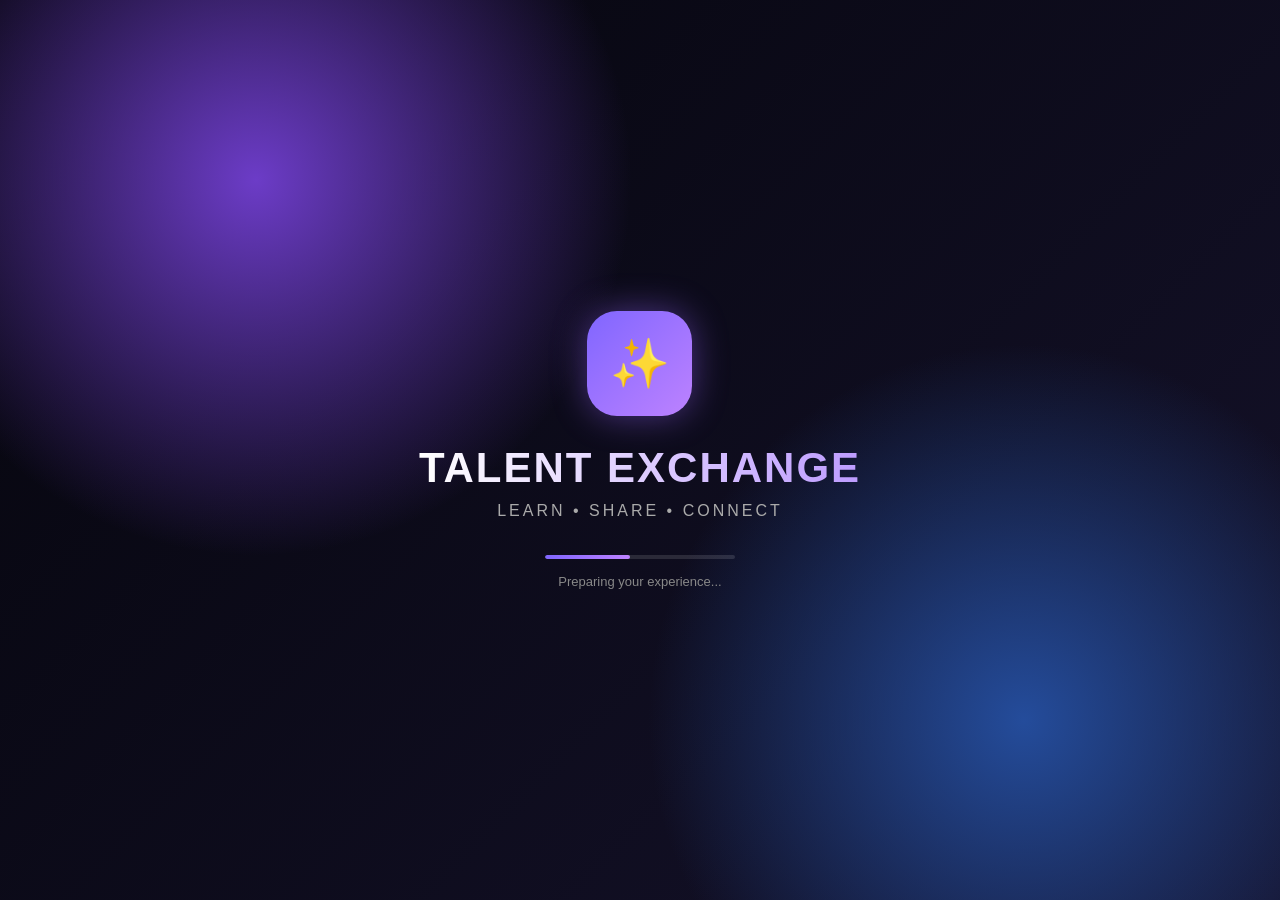
<file: index.html>
<!DOCTYPE html>
<html>
<head>
    <meta charset="UTF-8">
    <meta name="viewport" content="width=device-width, initial-scale=1.0">
    <title>Talent Exchange</title>
</head>

<body>

    <script>
        window.location.href = "splash.html";
    </script>

</body>
    
</html>
</file>
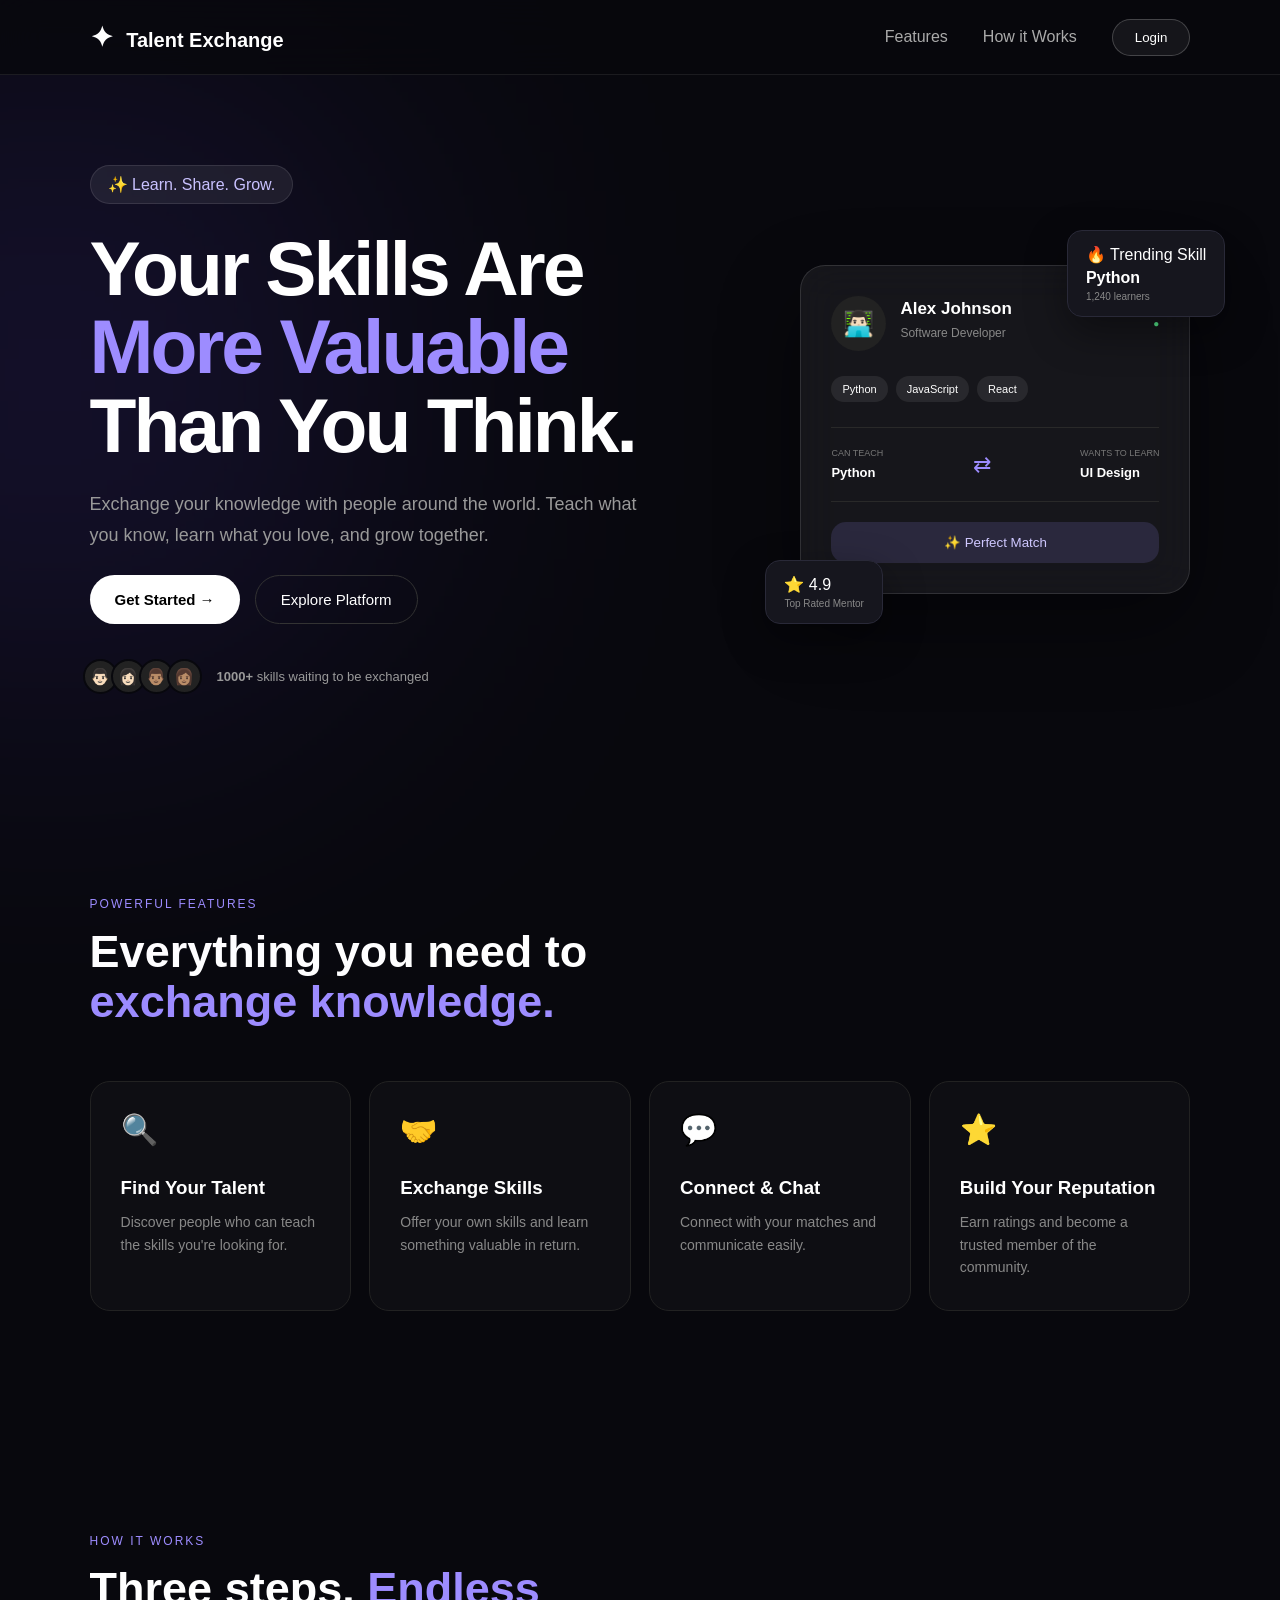
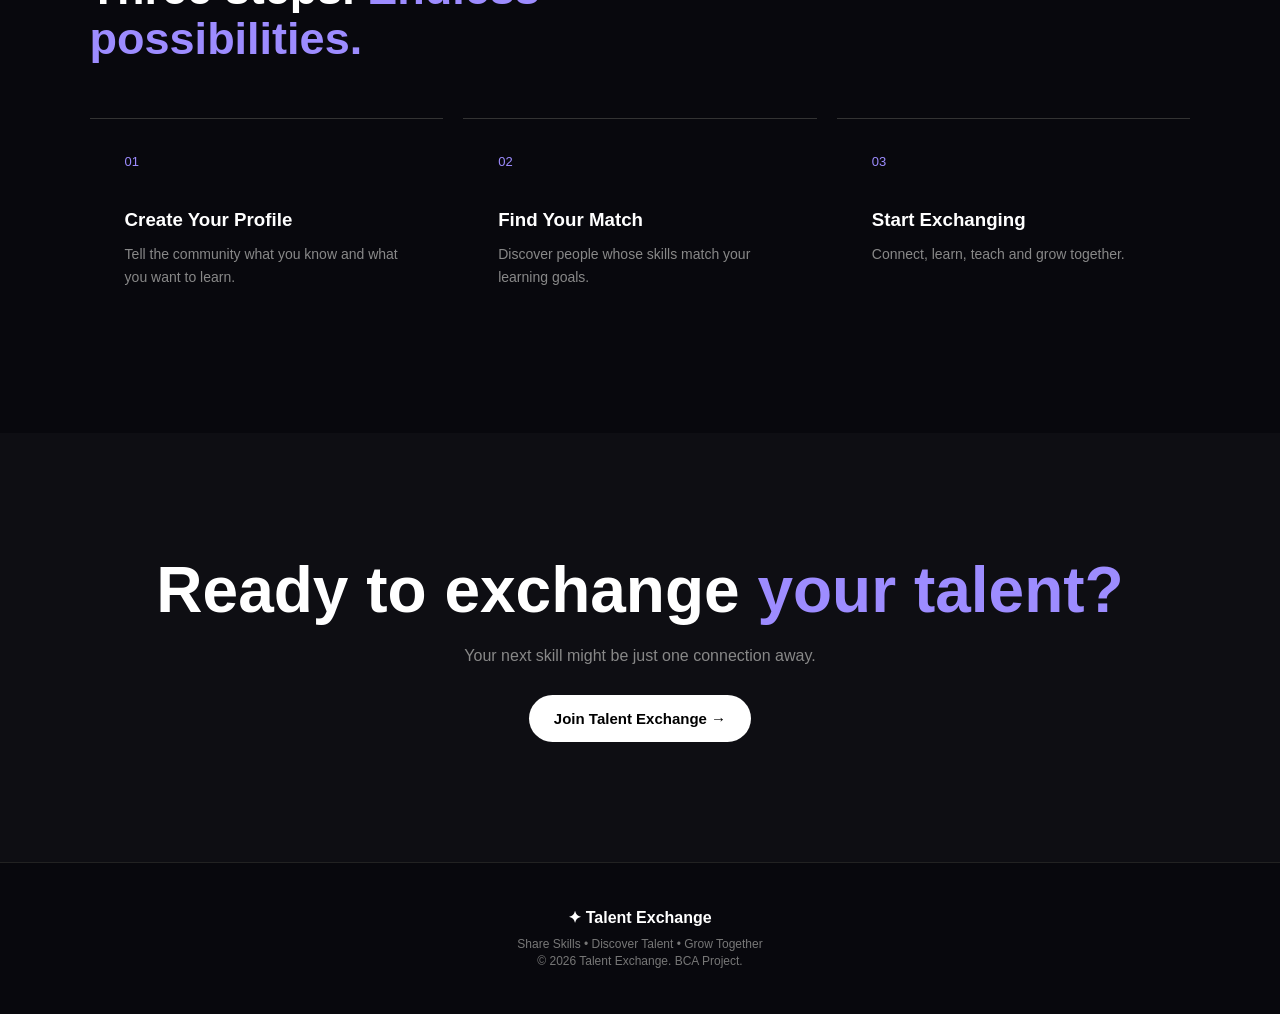
<file: talent exchange/index.html>
<!DOCTYPE html>
<html lang="en">
<head>
    <meta charset="UTF-8">
    <meta name="viewport" content="width=device-width, initial-scale=1.0">

    <title>Talent Exchange</title>

    <link rel="stylesheet" href="style.css">
</head>

<body>

    <!-- Navigation -->
    <nav class="navbar">
        <div class="logo">
            <span>✦</span> Talent Exchange
        </div>

        <div class="nav-links">
            <a href="#features">Features</a>
            <a href="#how">How it Works</a>
            <button class="login-btn" onclick="goToLogin()">Login</button>
        </div>

        <button class="menu-btn" onclick="toggleMenu()">☰</button>
    </nav>


    <!-- Mobile Menu -->
    <div class="mobile-menu" id="mobileMenu">
        <a href="#features">Features</a>
        <a href="#how">How it Works</a>
        <button onclick="goToLogin()">Login</button>
    </div>


    <!-- Hero Section -->
    <section class="hero">

        <div class="hero-content">

            <div class="badge">
                ✨ Learn. Share. Grow.
            </div>

            <h1>
                Your Skills Are
                <span>More Valuable</span>
                Than You Think.
            </h1>

            <p>
                Exchange your knowledge with people around the world.
                Teach what you know, learn what you love, and grow together.
            </p>

            <div class="hero-buttons">
                <button class="primary-btn" onclick="getStarted()">
                    Get Started →
                </button>

                <button class="secondary-btn" onclick="scrollToHow()">
                    Explore Platform
                </button>
            </div>

            <div class="trust">
                <div class="avatars">
                    <div>👨🏻</div>
                    <div>👩🏻</div>
                    <div>👨🏽</div>
                    <div>👩🏽</div>
                </div>

                <p>
                    <strong>1000+</strong> skills waiting to be exchanged
                </p>
            </div>

        </div>


        <!-- Hero Card -->
        <div class="hero-card">

            <div class="floating-card top-card">
                🔥 Trending Skill
                <strong>Python</strong>
                <small>1,240 learners</small>
            </div>

            <div class="profile-card">

                <div class="profile-top">
                    <div class="profile-avatar">👨🏻‍💻</div>

                    <div>
                        <h3>Alex Johnson</h3>
                        <p>Software Developer</p>
                    </div>

                    <span class="online">●</span>
                </div>

                <div class="skills">
                    <span>Python</span>
                    <span>JavaScript</span>
                    <span>React</span>
                </div>

                <div class="exchange">
                    <div>
                        <small>CAN TEACH</small>
                        <strong>Python</strong>
                    </div>

                    <div class="swap">⇄</div>

                    <div>
                        <small>WANTS TO LEARN</small>
                        <strong>UI Design</strong>
                    </div>
                </div>

                <button class="connect-btn">
                    ✨ Perfect Match
                </button>

            </div>

            <div class="floating-card bottom-card">
                ⭐ 4.9
                <small>Top Rated Mentor</small>
            </div>

        </div>

    </section>


    <!-- Features -->
    <section class="features" id="features">

        <div class="section-title">
            <span>POWERFUL FEATURES</span>

            <h2>
                Everything you need to
                <strong>exchange knowledge.</strong>
            </h2>
        </div>

        <div class="feature-grid">

            <div class="feature-card">
                <div class="feature-icon">🔍</div>
                <h3>Find Your Talent</h3>
                <p>
                    Discover people who can teach the skills
                    you're looking for.
                </p>
            </div>

            <div class="feature-card">
                <div class="feature-icon">🤝</div>
                <h3>Exchange Skills</h3>
                <p>
                    Offer your own skills and learn something
                    valuable in return.
                </p>
            </div>

            <div class="feature-card">
                <div class="feature-icon">💬</div>
                <h3>Connect & Chat</h3>
                <p>
                    Connect with your matches and communicate
                    easily.
                </p>
            </div>

            <div class="feature-card">
                <div class="feature-icon">⭐</div>
                <h3>Build Your Reputation</h3>
                <p>
                    Earn ratings and become a trusted member
                    of the community.
                </p>
            </div>

        </div>

    </section>


    <!-- How it Works -->
    <section class="how" id="how">

        <div class="section-title">
            <span>HOW IT WORKS</span>

            <h2>
                Three steps.
                <strong>Endless possibilities.</strong>
            </h2>
        </div>

        <div class="steps">

            <div class="step">
                <div class="step-number">01</div>
                <h3>Create Your Profile</h3>
                <p>
                    Tell the community what you know
                    and what you want to learn.
                </p>
            </div>

            <div class="step">
                <div class="step-number">02</div>
                <h3>Find Your Match</h3>
                <p>
                    Discover people whose skills match
                    your learning goals.
                </p>
            </div>

            <div class="step">
                <div class="step-number">03</div>
                <h3>Start Exchanging</h3>
                <p>
                    Connect, learn, teach and grow together.
                </p>
            </div>

        </div>

    </section>


    <!-- CTA -->
    <section class="cta">

        <h2>
            Ready to exchange
            <span>your talent?</span>
        </h2>

        <p>
            Your next skill might be just one connection away.
        </p>

        <button class="primary-btn" onclick="getStarted()">
            Join Talent Exchange →
        </button>

    </section>


    <!-- Footer -->
    <footer>

        <div class="footer-logo">
            ✦ Talent Exchange
        </div>

        <p>
            Share Skills • Discover Talent • Grow Together
        </p>

        <small>
            © 2026 Talent Exchange. BCA Project.
        </small>

    </footer>


    <script src="script.js"></script>

</body>
</html>
</file>
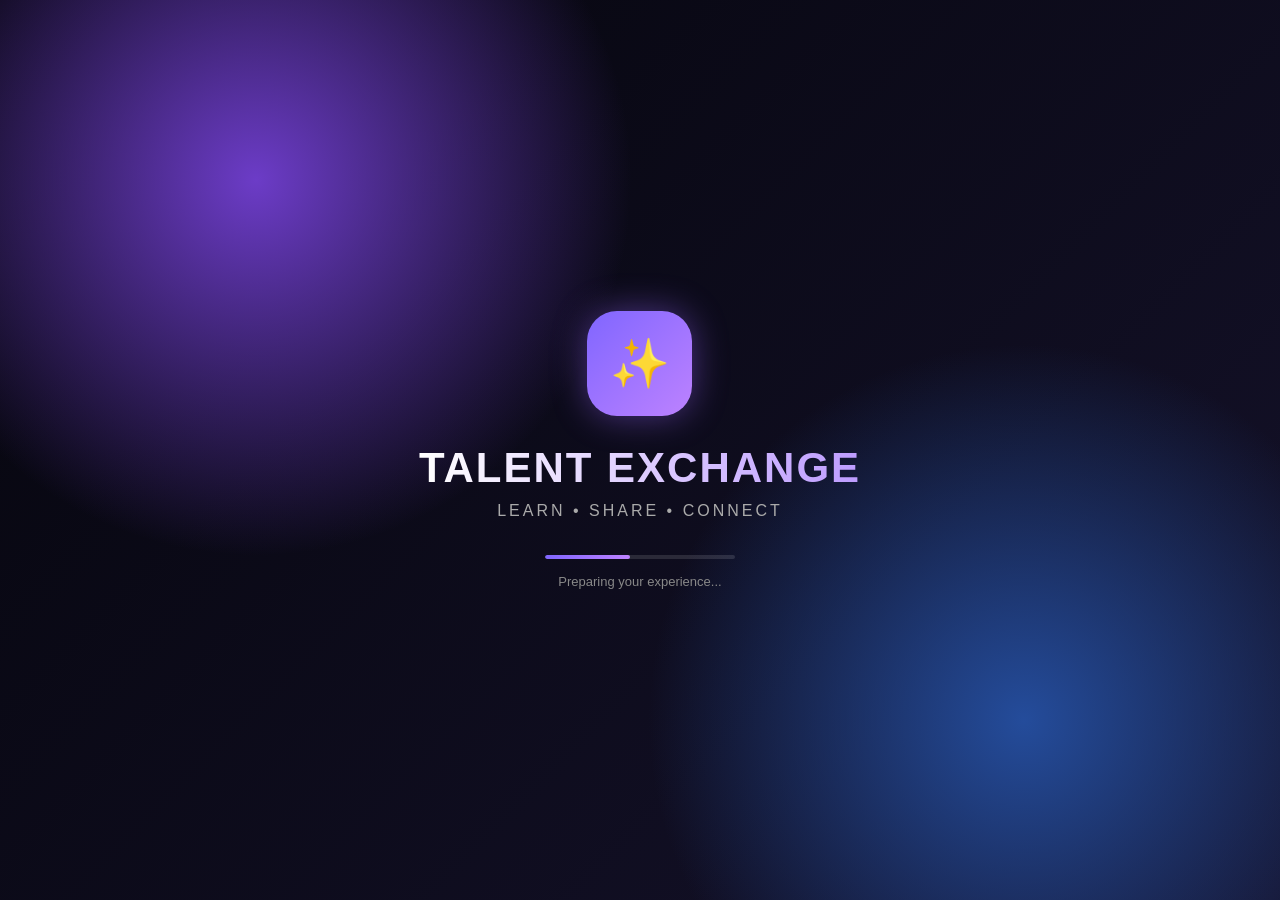
<file: chat.html>
<!DOCTYPE html>
<html lang="en">

<head>
<meta charset="UTF-8">
<meta name="viewport" content="width=device-width, initial-scale=1.0">

<title>Chat | Talent Exchange</title>

<style>

*{
    margin:0;
    padding:0;
    box-sizing:border-box;
    font-family:Arial,sans-serif;
}

body{
    min-height:100vh;
    color:white;

    background:
    radial-gradient(circle at top right,#3b2470,transparent 35%),
    linear-gradient(135deg,#080812,#15132b);
}

nav{
    height:70px;

    display:flex;
    align-items:center;
    justify-content:space-between;

    padding:0 6%;

    background:rgba(10,10,20,.85);

    border-bottom:1px solid rgba(255,255,255,.1);

    backdrop-filter:blur(15px);
}

.logo{
    font-size:21px;
    font-weight:bold;
}

.back{
    color:white;
    text-decoration:none;

    padding:9px 14px;

    border:1px solid rgba(255,255,255,.2);

    border-radius:10px;
}

.container{
    width:92%;
    max-width:850px;
    margin:20px auto;
}

.profile{
    display:flex;
    align-items:center;
    justify-content:space-between;

    gap:14px;

    padding:16px 18px;

    border-radius:18px;

    background:rgba(255,255,255,.07);

    border:1px solid rgba(255,255,255,.1);

    margin-bottom:12px;
}

.profile-left{
    display:flex;
    align-items:center;
    gap:14px;
}

.avatar{
    width:55px;
    height:55px;

    display:flex;
    align-items:center;
    justify-content:center;

    border-radius:50%;

    font-size:26px;

    background:linear-gradient(
        135deg,
        #8066ff,
        #bd82ff
    );
}

.profile h2{
    margin-bottom:4px;
}

.online{
    color:#62e27c;
    font-size:13px;
}


/* CALL BUTTONS */

.call-buttons{
    display:flex;
    gap:8px;
}

.call-btn{
    border:none;

    padding:10px 13px;

    border-radius:10px;

    color:white;

    cursor:pointer;

    font-size:14px;

    background:rgba(255,255,255,.1);

    border:1px solid rgba(255,255,255,.15);
}

.call-btn:hover{
    background:rgba(255,255,255,.18);
}

.video-btn{
    background:linear-gradient(
        135deg,
        #8066ff,
        #bd82ff
    );
}

.call-btn:disabled{
    opacity:.5;
    cursor:not-allowed;
}


/* CHAT */

.chat{
    height:650px;

    display:flex;
    flex-direction:column;

    overflow:hidden;

    border-radius:20px;

    background:rgba(255,255,255,.055);

    border:1px solid rgba(255,255,255,.1);
}

.chat-header{
    padding:15px 18px;

    border-bottom:1px solid rgba(255,255,255,.08);
}

.chat-header h3{
    margin-bottom:4px;
}

.chat-header p{
    color:#999;
    font-size:12px;
}

.messages{
    flex:1;

    overflow-y:auto;

    padding:18px;

    display:flex;
    flex-direction:column;

    gap:12px;
}

.message{
    max-width:75%;

    padding:11px 14px;

    border-radius:16px;

    line-height:1.4;

    font-size:14px;

    word-wrap:break-word;
}

.received{
    align-self:flex-start;

    background:rgba(255,255,255,.1);

    border-bottom-left-radius:4px;
}

.sent{
    align-self:flex-end;

    background:linear-gradient(
        135deg,
        #8066ff,
        #bd82ff
    );

    border-bottom-right-radius:4px;
}

.time{
    display:block;

    text-align:right;

    font-size:9px;

    opacity:.6;

    margin-top:4px;
}

.empty{
    margin:auto;

    text-align:center;

    color:#888;

    padding:30px;
}

.input-area{
    display:flex;
    align-items:center;

    gap:8px;

    padding:12px;

    background:rgba(8,8,18,.9);

    border-top:1px solid rgba(255,255,255,.08);
}

.input-area button{
    width:42px;
    height:42px;

    border:none;

    border-radius:50%;

    background:rgba(255,255,255,.1);

    color:white;

    cursor:pointer;

    font-size:17px;
}

.input-area input{
    flex:1;

    padding:13px;

    border:none;

    outline:none;

    border-radius:12px;

    background:rgba(255,255,255,.1);

    color:white;

    font-size:14px;
}

.input-area input::placeholder{
    color:#888;
}

.send{
    background:linear-gradient(
        135deg,
        #8066ff,
        #bd82ff
    )!important;
}


/* ERROR */

.error{
    display:none;

    padding:12px;

    margin-bottom:12px;

    text-align:center;

    border-radius:12px;

    color:#ff9b9b;

    background:rgba(220,60,70,.15);
}

.success{
    display:none;

    padding:12px;

    margin-bottom:12px;

    text-align:center;

    border-radius:12px;

    color:#9be6a5;

    background:rgba(70,200,120,.15);
}


/* CALL MODAL */

.call-modal{
    position:fixed;

    inset:0;

    display:none;

    align-items:center;
    justify-content:center;

    background:rgba(0,0,0,.85);

    z-index:9999;
}

.call-box{
    width:90%;
    max-width:850px;

    padding:20px;

    border-radius:20px;

    background:#11111d;

    border:1px solid rgba(255,255,255,.15);
}

.call-title{
    text-align:center;

    margin-bottom:15px;
}

.video-area{
    position:relative;

    width:100%;

    aspect-ratio:16/9;

    overflow:hidden;

    border-radius:15px;

    background:#050509;
}

#remoteVideo{
    width:100%;
    height:100%;

    object-fit:cover;

    background:#050509;
}

#localVideo{
    position:absolute;

    right:15px;
    bottom:15px;

    width:180px;
    height:120px;

    object-fit:cover;

    border-radius:12px;

    background:#222;

    border:2px solid white;
}

.audio-placeholder{
    display:none;

    height:300px;

    align-items:center;
    justify-content:center;

    flex-direction:column;

    gap:15px;

    font-size:60px;
}

.audio-placeholder p{
    font-size:18px;
}

.call-controls{
    display:flex;

    justify-content:center;

    gap:12px;

    margin-top:15px;
}

.end-call{
    border:none;

    padding:13px 22px;

    border-radius:12px;

    color:white;

    background:#d9364f;

    cursor:pointer;

    font-weight:bold;
}

.mute-btn{
    border:none;

    padding:13px 22px;

    border-radius:12px;

    color:white;

    background:#333345;

    cursor:pointer;
}

@media(max-width:600px){

    .container{
        width:96%;
    }

    .chat{
        height:600px;
    }

    .message{
        max-width:85%;
    }

    .logo{
        font-size:17px;
    }

    .profile{
        align-items:flex-start;
        flex-direction:column;
    }

    .call-buttons{
        width:100%;
    }

    .call-btn{
        flex:1;
    }

    #localVideo{
        width:120px;
        height:85px;
    }
}

</style>

</head>

<body>

<nav>

    <div class="logo">
        ✨ Talent Exchange
    </div>

    <a
        href="connections.html"
        class="back"
    >
        ← Connections
    </a>

</nav>


<div class="container">

    <div id="error" class="error"></div>

    <div id="success" class="success"></div>


    <div class="profile">

        <div class="profile-left">

            <div class="avatar">
                🤝
            </div>

            <div>

                <h2 id="personName">
                    Connection
                </h2>

                <div class="online">
                    🟢 Connected
                </div>

            </div>

        </div>


        <!-- CALL BUTTONS -->

        <div class="call-buttons">

            <button
                class="call-btn"
                id="audioCallButton"
                onclick="startCall(false)"
            >
                🎤 Audio
            </button>

            <button
                class="call-btn video-btn"
                id="videoCallButton"
                onclick="startCall(true)"
            >
                📹 Video
            </button>

        </div>

    </div>


    <div class="chat">

        <div class="chat-header">

            <h3>
                💬 Messages
            </h3>

            <p id="skillName">
                Skill Exchange
            </p>

        </div>


        <div
            class="messages"
            id="messages"
        >

            <div class="empty">
                🔄 Loading messages...
            </div>

        </div>


        <div class="input-area">

            <button
                id="emojiButton"
                type="button"
                onclick="addEmoji()"
            >
                😊
            </button>

            <input
                type="text"
                id="messageInput"
                placeholder="Type a message..."
                autocomplete="off"
            >

            <button
                class="send"
                id="sendButton"
                type="button"
                onclick="sendMessage()"
            >
                ➤
            </button>

        </div>

    </div>

</div>


<!-- CALL WINDOW -->

<div
    class="call-modal"
    id="callModal"
>

    <div class="call-box">

        <div class="call-title">

            <h2 id="callTitle">
                📞 Calling...
            </h2>

        </div>


        <div class="video-area">

            <video
                id="remoteVideo"
                autoplay
                playsinline
            ></video>


            <video
                id="localVideo"
                autoplay
                muted
                playsinline
            ></video>


            <div
                class="audio-placeholder"
                id="audioPlaceholder"
            >

                🎤

                <p>
                    Audio Call
                </p>

            </div>

        </div>


        <div class="call-controls">

            <button
                class="mute-btn"
                id="muteButton"
                onclick="toggleMute()"
            >
                🎤 Mute
            </button>

            <button
                class="end-call"
                onclick="endCall()"
            >
                ☎ End Call
            </button>

        </div>

    </div>

</div>


<script>

/* =====================================================
   BACKEND
===================================================== */

const BACKEND_URL =
    "https://talent-exchange-backend-p5wq.onrender.com";


/* =====================================================
   USER
===================================================== */

let currentUser = null;

let peerConnection = null;

let localStream = null;

let isVideoCall = false;

let callId = null;

let signalTimer = null;


/* =====================================================
   GET USER
===================================================== */

function getCurrentUser(){

    try{

        const profile =
            JSON.parse(
                localStorage.getItem("userProfile")
                || "null"
            );

        if(profile && profile.id){
            return profile;
        }

        const user =
            JSON.parse(
                localStorage.getItem("user")
                || "null"
            );

        if(user && user.id){
            return user;
        }

        return null;

    }
    catch(error){

        return null;

    }

}


function getActiveChatId(){

    return localStorage.getItem(
        "activeChatId"
    ) || "";

}


function getActiveChatName(){

    return localStorage.getItem(
        "activeChatName"
    ) || "Connection";

}


function getActiveChatSkill(){

    return localStorage.getItem(
        "activeChatSkill"
    ) || "Skill Exchange";

}


/* =====================================================
   INITIALIZE
===================================================== */

function initializeChat(){

    currentUser =
        getCurrentUser();

    const activeChatId =
        getActiveChatId();

    if(!currentUser || !currentUser.id){

        alert("Please login again.");

        window.location.href =
            "index.html";

        return;

    }

    if(!activeChatId){

        alert("Chat user not selected.");

        window.location.href =
            "connections.html";

        return;

    }

    if(
        Number(currentUser.id) ===
        Number(activeChatId)
    ){

        alert("You cannot chat with yourself.");

        window.location.href =
            "connections.html";

        return;

    }

    document.getElementById(
        "personName"
    ).textContent =
        getActiveChatName();

    document.getElementById(
        "skillName"
    ).textContent =
        "Skill: " +
        getActiveChatSkill();

    loadMessages();

}


/* =====================================================
   LOAD MESSAGES
===================================================== */

async function loadMessages(){

    if(!currentUser) return;

    const activeChatId =
        getActiveChatId();

    try{

        const response =
            await fetch(
                BACKEND_URL +
                "/api/messages/" +
                currentUser.id +
                "/" +
                activeChatId
            );

        const data =
            await response.json();

        if(!response.ok){

            throw new Error(
                data.message ||
                "Unable to load messages."
            );

        }

        const box =
            document.getElementById(
                "messages"
            );

        box.innerHTML = "";

        const messages =
            Array.isArray(data.messages)
            ? data.messages
            : [];

        if(messages.length === 0){

            box.innerHTML = `
                <div class="empty">
                    💬 No messages yet.<br>
                    Start the conversation!
                </div>
            `;

            return;

        }

        messages.forEach(
            displayMessage
        );

        box.scrollTop =
            box.scrollHeight;

    }
    catch(error){

        console.error(error);

    }

}


/* =====================================================
   DISPLAY MESSAGE
===================================================== */

function displayMessage(message){

    const box =
        document.getElementById(
            "messages"
        );

    const div =
        document.createElement(
            "div"
        );

    const isMine =
        Number(message.sender_id) ===
        Number(currentUser.id);

    div.className =
        isMine
        ? "message sent"
        : "message received";

    div.innerHTML = `

        ${escapeHTML(
            message.message || ""
        )}

        <span class="time">

            ${escapeHTML(
                formatDate(
                    message.created_at
                )
            )}

        </span>
    `;

    box.appendChild(div);

}


/* =====================================================
   SEND MESSAGE
===================================================== */

async function sendMessage(){

    const input =
        document.getElementById(
            "messageInput"
        );

    const button =
        document.getElementById(
            "sendButton"
        );

    const text =
        input.value.trim();

    const receiverId =
        getActiveChatId();

    if(!text) return;

    button.disabled = true;

    try{

        const response =
            await fetch(
                BACKEND_URL +
                "/api/messages",
                {
                    method:"POST",

                    headers:{
                        "Content-Type":
                        "application/json"
                    },

                    body:JSON.stringify({

                        sender_id:
                            Number(
                                currentUser.id
                            ),

                        receiver_id:
                            Number(
                                receiverId
                            ),

                        message:text

                    })
                }
            );

        const data =
            await response.json();

        if(!response.ok){

            throw new Error(
                data.message ||
                "Message failed."
            );

        }

        input.value = "";

        await loadMessages();

    }
    catch(error){

        showError(
            error.message
        );

    }
    finally{

        button.disabled = false;

        input.focus();

    }

}


/* =====================================================
   ENTER
===================================================== */

document.getElementById(
    "messageInput"
).addEventListener(
    "keydown",
    function(event){

        if(event.key === "Enter"){

            event.preventDefault();

            sendMessage();

        }

    }
);


/* =====================================================
   EMOJI
===================================================== */

function addEmoji(){

    const input =
        document.getElementById(
            "messageInput"
        );

    input.value += " 😊";

    input.focus();

}


/* =====================================================
   WEBRTC
===================================================== */

const rtcConfig = {

    iceServers:[
        {
            urls:
            "stun:stun.l.google.com:19302"
        },
        {
            urls:
            "stun:stun1.l.google.com:19302"
        }
    ]

};


/* =====================================================
   START CALL
===================================================== */

async function startCall(video){

    isVideoCall =
        video;

    const receiverId =
        getActiveChatId();

    if(!receiverId){

        showError(
            "Connection not selected."
        );

        return;

    }

    try{

        localStream =
            await navigator.mediaDevices.getUserMedia({

                audio:true,

                video:
                    video

            });


        openCallWindow(
            "📞 Calling " +
            getActiveChatName()
        );


        peerConnection =
            createPeerConnection();


        localStream
            .getTracks()
            .forEach(
                track => {

                    peerConnection
                        .addTrack(
                            track,
                            localStream
                        );

                }
            );


        const offer =
            await peerConnection.createOffer();

        await peerConnection.setLocalDescription(
            offer
        );


        const response =
            await fetch(
                BACKEND_URL +
                "/api/calls",
                {

                    method:"POST",

                    headers:{
                        "Content-Type":
                        "application/json"
                    },

                    body:JSON.stringify({

                        caller_id:
                            Number(
                                currentUser.id
                            ),

                        receiver_id:
                            Number(
                                receiverId
                            ),

                        type:
                            video
                            ? "video"
                            : "audio",

                        offer:
                            offer.sdp

                    })

                }
            );


        const data =
            await response.json();


        if(!response.ok){

            throw new Error(
                data.message ||
                "Unable to start call."
            );

        }


        callId =
            data.call_id;


        startSignalPolling();

    }
    catch(error){

        console.error(
            "CALL ERROR:",
            error
        );

        showError(
            error.message
        );

        endCall();

    }

}


/* =====================================================
   CREATE PEER
===================================================== */

function createPeerConnection(){

    const pc =
        new RTCPeerConnection(
            rtcConfig
        );


    pc.onicecandidate =
        async function(event){

            if(
                event.candidate &&
                callId
            ){

                await sendSignal({

                    type:"candidate",

                    candidate:
                        event.candidate

                });

            }

        };


    pc.ontrack =
        function(event){

            const remoteVideo =
                document.getElementById(
                    "remoteVideo"
                );

            remoteVideo.srcObject =
                event.streams[0];

        };


    pc.onconnectionstatechange =
        function(){

            console.log(
                "WebRTC:",
                pc.connectionState
            );

            if(
                pc.connectionState ===
                "connected"
            ){

                document.getElementById(
                    "callTitle"
                ).textContent =
                    "🟢 Connected";

            }

        };


    return pc;

}


/* =====================================================
   SEND SIGNAL
===================================================== */

async function sendSignal(signal){

    if(!callId) return;

    try{

        await fetch(
            BACKEND_URL +
            "/api/calls/" +
            callId +
            "/signal",
            {

                method:"POST",

                headers:{
                    "Content-Type":
                    "application/json"
                },

                body:JSON.stringify({

                    user_id:
                        Number(
                            currentUser.id
                        ),

                    signal:
                        signal

                })

            }
        );

    }
    catch(error){

        console.error(
            "SIGNAL ERROR:",
            error
        );

    }

}


/* =====================================================
   POLL SIGNAL
===================================================== */

function startSignalPolling(){

    if(signalTimer){

        clearInterval(
            signalTimer
        );

    }

    signalTimer =
        setInterval(
            checkSignals,
            1000
        );

}


async function checkSignals(){

    if(!callId) return;

    try{

        const response =
            await fetch(
                BACKEND_URL +
                "/api/calls/" +
                callId +
                "/signal/" +
                currentUser.id
            );

        const data =
            await response.json();

        if(!response.ok) return;

        const signals =
            data.signals || [];


        for(
            const signal of signals
        ){

            await handleSignal(
                signal
            );

        }

    }
    catch(error){

        console.error(
            "POLL ERROR:",
            error
        );

    }

}


/* =====================================================
   HANDLE SIGNAL
===================================================== */

async function handleSignal(signal){

    if(!peerConnection)
        return;


    if(
        signal.type ===
        "answer"
    ){

        await peerConnection.setRemoteDescription({

            type:"answer",

            sdp:
                signal.sdp

        });

        return;

    }


    if(
        signal.type ===
        "offer"
    ){

        await peerConnection.setRemoteDescription({

            type:"offer",

            sdp:
                signal.sdp

        });


        const answer =
            await peerConnection.createAnswer();


        await peerConnection.setLocalDescription(
            answer
        );


        await sendSignal({

            type:"answer",

            sdp:
                answer.sdp

        });


        return;

    }


    if(
        signal.type ===
        "candidate"
    ){

        try{

            await peerConnection.addIceCandidate(

                new RTCIceCandidate(
                    signal.candidate
                )

            );

        }
        catch(error){

            console.error(
                "ICE ERROR:",
                error
            );

        }

    }

}


/* =====================================================
   CALL WINDOW
===================================================== */

function openCallWindow(title){

    document.getElementById(
        "callModal"
    ).style.display =
        "flex";

    document.getElementById(
        "callTitle"
    ).textContent =
        title;


    document.getElementById(
        "localVideo"
    ).srcObject =
        localStream;


    const localVideo =
        document.getElementById(
            "localVideo"
        );

    const remoteVideo =
        document.getElementById(
            "remoteVideo"
        );

    const audioPlaceholder =
        document.getElementById(
            "audioPlaceholder"
        );


    if(isVideoCall){

        localVideo.style.display =
            "block";

        remoteVideo.style.display =
            "block";

        audioPlaceholder.style.display =
            "none";

    }
    else{

        localVideo.style.display =
            "none";

        remoteVideo.style.display =
            "none";

        audioPlaceholder.style.display =
            "flex";

    }

}


/* =====================================================
   MUTE
===================================================== */

function toggleMute(){

    if(!localStream)
        return;

    const audioTracks =
        localStream.getAudioTracks();

    if(!audioTracks.length)
        return;

    audioTracks[0].enabled =
        !audioTracks[0].enabled;


    document.getElementById(
        "muteButton"
    ).textContent =
        audioTracks[0].enabled
        ? "🎤 Mute"
        : "🔇 Unmute";

}


/* =====================================================
   END CALL
===================================================== */

function endCall(){

    if(signalTimer){

        clearInterval(
            signalTimer
        );

        signalTimer =
            null;

    }


    if(localStream){

        localStream
            .getTracks()
            .forEach(
                track =>
                    track.stop()
            );

        localStream = null;

    }


    if(peerConnection){

        peerConnection.close();

        peerConnection = null;

    }


    document.getElementById(
        "localVideo"
    ).srcObject =
        null;

    document.getElementById(
        "remoteVideo"
    ).srcObject =
        null;


    document.getElementById(
        "callModal"
    ).style.display =
        "none";


    callId =
        null;

}


/* =====================================================
   HELPERS
===================================================== */

function formatDate(value){

    if(!value)
        return "";

    try{

        return new Date(
            value
        ).toLocaleString();

    }
    catch(error){

        return String(value);

    }

}


function escapeHTML(value){

    const div =
        document.createElement(
            "div"
        );

    div.textContent =
        String(value);

    return div.innerHTML;

}


function showError(text){

    const box =
        document.getElementById(
            "error"
        );

    box.textContent =
        "❌ " + text;

    box.style.display =
        "block";

    setTimeout(
        () => {
            box.style.display =
                "none";
        },
        4000
    );

}


/* =====================================================
   START
===================================================== */

setInterval(
    loadMessages,
    3000
);


document.addEventListener(
    "DOMContentLoaded",
    initializeChat
);

</script>

</body>
</html>
</file>
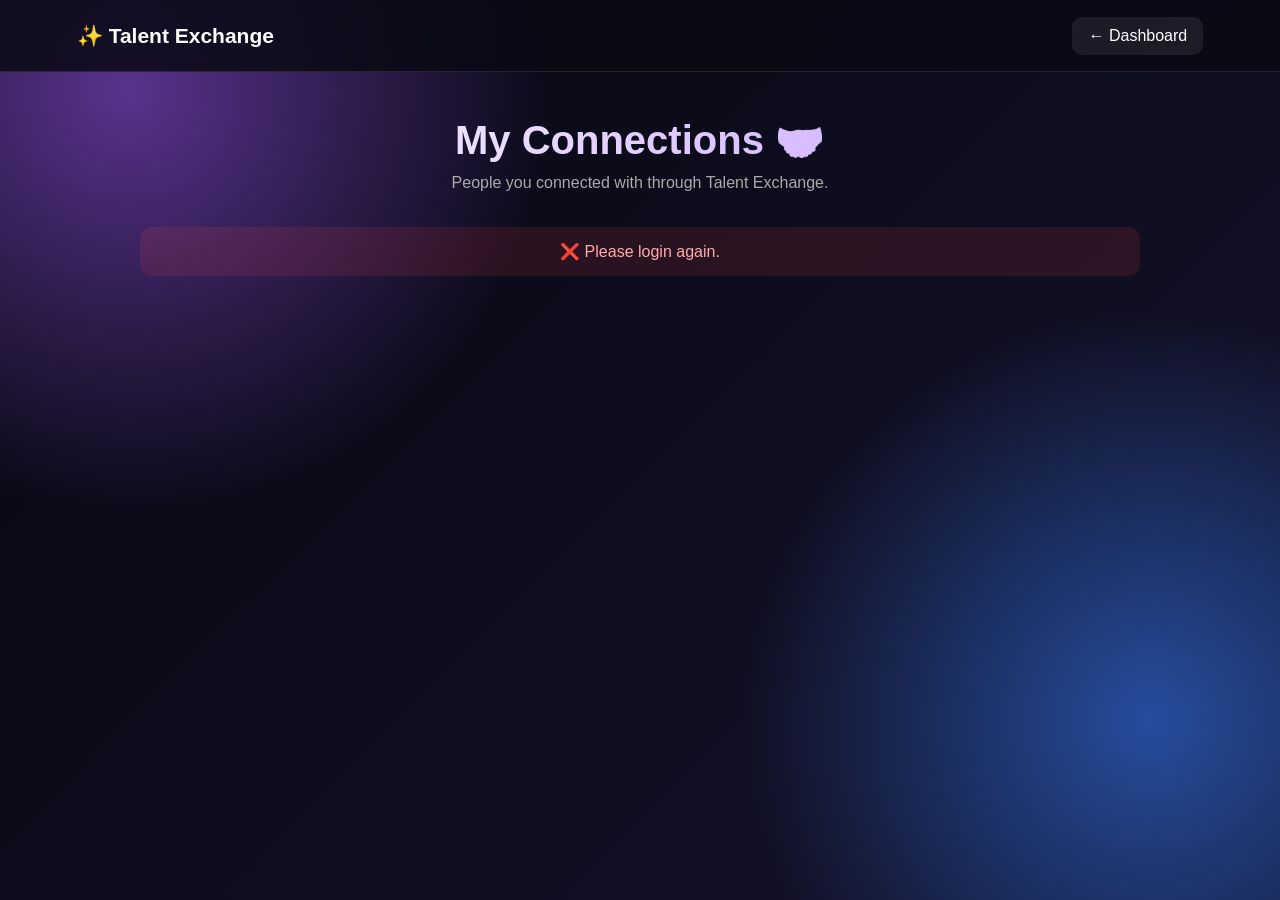
<file: connections.html>
<!DOCTYPE html>
<html lang="en">

<head>

<meta charset="UTF-8">

<meta name="viewport"
      content="width=device-width, initial-scale=1.0">

<title>Connections | Talent Exchange</title>

<style>

*{
    margin:0;
    padding:0;
    box-sizing:border-box;
    font-family:Arial,sans-serif;
}

body{

    min-height:100vh;

    color:white;

    background:
    radial-gradient(
        circle at 10% 10%,
        #59338d,
        transparent 30%
    ),

    radial-gradient(
        circle at 90% 80%,
        #254d9c,
        transparent 30%
    ),

    linear-gradient(
        135deg,
        #070711,
        #15132b
    );
}


/* =========================
   NAVBAR
========================= */

.navbar{

    min-height:72px;

    padding:15px 6%;

    display:flex;

    align-items:center;

    justify-content:space-between;

    background:
    rgba(10,10,20,.85);

    border-bottom:
    1px solid rgba(255,255,255,.1);

    backdrop-filter:blur(18px);
}

.logo{

    font-size:21px;
    font-weight:bold;

}

.back{

    color:white;

    text-decoration:none;

    padding:10px 16px;

    border-radius:10px;

    background:
    rgba(255,255,255,.08);
}

.back:hover{

    background:
    rgba(255,255,255,.15);

}


/* =========================
   MAIN
========================= */

.container{

    width:90%;

    max-width:1000px;

    margin:45px auto;

}

.heading{

    text-align:center;

    margin-bottom:35px;

}

.heading h1{

    font-size:40px;

    margin-bottom:10px;

    background:
    linear-gradient(
        90deg,
        #ffffff,
        #c49cff
    );

    -webkit-background-clip:text;

    background-clip:text;

    color:transparent;
}

.heading p{

    color:#aaa;

}


/* =========================
   STATUS
========================= */

#status{

    text-align:center;

    color:#aaa;

    padding:25px;

}


/* =========================
   CONNECTIONS
========================= */

.connections{

    display:grid;

    grid-template-columns:
    repeat(2,1fr);

    gap:20px;

}


/* =========================
   CARD
========================= */

.connection-card{

    padding:25px;

    border-radius:21px;

    background:
    rgba(255,255,255,.07);

    border:
    1px solid rgba(255,255,255,.1);

    backdrop-filter:blur(15px);

    transition:.3s;

}

.connection-card:hover{

    transform:translateY(-5px);

    background:
    rgba(255,255,255,.10);

}


/* =========================
   USER
========================= */

.user{

    display:flex;

    align-items:center;

    gap:15px;

    margin-bottom:20px;

}

.avatar{

    width:60px;

    height:60px;

    display:flex;

    align-items:center;

    justify-content:center;

    border-radius:50%;

    font-size:27px;

    background:
    linear-gradient(
        135deg,
        #8066ff,
        #bd82ff
    );
}

.user h2{

    font-size:20px;

    margin-bottom:5px;

}

.user p{

    color:#aaa;

    font-size:14px;

}


/* =========================
   SKILLS
========================= */

.skills{

    display:flex;

    flex-wrap:wrap;

    gap:8px;

    margin-bottom:20px;

}

.skill{

    padding:8px 12px;

    border-radius:20px;

    color:#d7caff;

    background:
    rgba(130,100,255,.2);

    font-size:13px;

}


/* =========================
   CHAT BUTTON
========================= */

.chat-btn{

    width:100%;

    padding:13px;

    border:none;

    border-radius:11px;

    color:white;

    background:
    linear-gradient(
        135deg,
        #8066ff,
        #bd82ff
    );

    font-weight:bold;

    font-size:15px;

    cursor:pointer;

    transition:.3s;
}

.chat-btn:hover{

    transform:translateY(-2px);

    box-shadow:
    0 8px 20px
    rgba(128,102,255,.25);

}


/* =========================
   ERROR
========================= */

.error{

    display:none;

    padding:15px;

    margin-bottom:20px;

    border-radius:12px;

    text-align:center;

    color:#ffaaaa;

    background:
    rgba(255,70,70,.12);
}


/* =========================
   MOBILE
========================= */

@media(max-width:700px){

    .connections{

        grid-template-columns:1fr;

    }

    .heading h1{

        font-size:32px;

    }

    .container{

        width:94%;

    }

}

</style>

</head>


<body>


<!-- =========================
     NAVBAR
========================= -->

<nav class="navbar">

    <div class="logo">
        ✨ Talent Exchange
    </div>

    <a
        href="dashboard.html"
        class="back"
    >
        ← Dashboard
    </a>

</nav>


<!-- =========================
     MAIN
========================= -->

<main class="container">


    <div class="heading">

        <h1>
            My Connections 🤝
        </h1>

        <p>
            People you connected with through Talent Exchange.
        </p>

    </div>


    <div
        id="error"
        class="error">
    </div>


    <div id="status">
        🔄 Loading connections...
    </div>


    <div
        id="connections"
        class="connections">
    </div>


</main>


<script>


/* =====================================================
   BACKEND
===================================================== */

const BACKEND_URL =
    "https://talent-exchange-backend-p5wq.onrender.com";


/* =====================================================
   CURRENT USER
===================================================== */

function getCurrentUser(){

    try{

        return JSON.parse(

            localStorage.getItem(
                "userProfile"
            ) || "{}"

        );

    }

    catch(error){

        console.error(
            "USER PROFILE ERROR:",
            error
        );

        return {};

    }

}


/* =====================================================
   OPEN CHAT
===================================================== */

function openChat(
    personId,
    personName,
    personSkill
){

    console.log(
        "Opening chat with USER ID:",
        personId
    );

    /*
    IMPORTANT FIX

    personId MUST be the OTHER USER'S ID.

    Backend connections response contains:

        connection.id
            = connection table ID

        connection.other_user_id
            = actual user ID

    We must use other_user_id.
    */

    localStorage.setItem(
        "activeChatId",
        String(personId)
    );


    localStorage.setItem(
        "activeChatName",
        personName
    );


    localStorage.setItem(
        "activeChatSkill",
        personSkill || ""
    );


    console.log(
        "ACTIVE CHAT ID SAVED:",
        localStorage.getItem(
            "activeChatId"
        )
    );


    window.location.href =
        "chat.html";

}


/* =====================================================
   LOAD CONNECTIONS
===================================================== */

async function loadConnections(){

    const user =
        getCurrentUser();


    const status =
        document.getElementById(
            "status"
        );


    const container =
        document.getElementById(
            "connections"
        );


    const errorBox =
        document.getElementById(
            "error"
        );


    container.innerHTML =
        "";

    errorBox.style.display =
        "none";


    if(!user.id){

        status.innerHTML =
            "";

        errorBox.textContent =
            "❌ Please login again.";

        errorBox.style.display =
            "block";

        return;

    }


    try{

        const response =
            await fetch(

                BACKEND_URL +
                "/api/connections/" +
                encodeURIComponent(
                    user.id
                )

            );


        const data =
            await response.json();


        console.log(
            "CONNECTIONS RESPONSE:",
            data
        );


        if(!response.ok){

            throw new Error(

                data.message ||
                "Unable to load connections."

            );

        }


        const connections =
            Array.isArray(
                data.connections
            )
            ? data.connections
            : [];


        if(
            connections.length === 0
        ){

            status.innerHTML = `

                🤝 No connections yet.

                <br><br>

                <small>

                    Accept a talent exchange request
                    to create a connection.

                </small>

            `;

            return;

        }


        status.innerHTML =
            `🤝 ${connections.length}
             connection${
                connections.length === 1
                ? ""
                : "s"
             }`;


        connections.forEach(

            function(connection){

                createConnectionCard(

                    connection,
                    container

                );

            }

        );


    }

    catch(error){

        console.error(
            "CONNECTION ERROR:",
            error
        );


        status.innerHTML =
            "";


        errorBox.textContent =
            "❌ " +
            error.message;


        errorBox.style.display =
            "block";

    }

}


/* =====================================================
   CREATE CONNECTION CARD
===================================================== */

function createConnectionCard(
    connection,
    container
){

    const card =
        document.createElement(
            "div"
        );


    card.className =
        "connection-card";


    /*
    =====================================================
    IMPORTANT FIX
    =====================================================

    OLD:

        connection.id

    WRONG.

    connection.id is the CONNECTION TABLE ID.

    We need:

        connection.other_user_id

    This is the actual user ID of the person
    we want to chat with.
    */

    const personId =
        connection.other_user_id;


    const name =
        connection.name ||
        "User";


    const email =
        connection.email ||
        "";


    const skill =
        connection.skill ||
        "";


    const learningSkill =
        connection.learning_skill ||
        "";


    console.log(
        "CONNECTION CARD:",
        {
            connectionId:
                connection.id,

            otherUserId:
                connection.other_user_id,

            name:
                name
        }
    );


    /* =================================================
       USER SECTION
    ================================================= */

    const userSection =
        document.createElement(
            "div"
        );


    userSection.className =
        "user";


    userSection.innerHTML = `

        <div class="avatar">
            👤
        </div>

        <div>

            <h2>
                ${escapeHTML(name)}
            </h2>

            <p>
                ${escapeHTML(email)}
            </p>

        </div>

    `;


    card.appendChild(
        userSection
    );


    /* =================================================
       SKILLS
    ================================================= */

    const skills =
        document.createElement(
            "div"
        );


    skills.className =
        "skills";


    if(skill){

        const skillElement =
            document.createElement(
                "span"
            );


        skillElement.className =
            "skill";


        skillElement.textContent =
            "🛠️ " +
            skill;


        skills.appendChild(
            skillElement
        );

    }


    if(learningSkill){

        const learningElement =
            document.createElement(
                "span"
            );


        learningElement.className =
            "skill";


        learningElement.textContent =
            "📚 " +
            learningSkill;


        skills.appendChild(
            learningElement
        );

    }


    card.appendChild(
        skills
    );


    /* =================================================
       CHAT BUTTON
    ================================================= */

    const chatButton =
        document.createElement(
            "button"
        );


    chatButton.className =
        "chat-btn";


    chatButton.textContent =
        "💬 Chat";


    chatButton.addEventListener(

        "click",

        function(){

            /*
            IMPORTANT:

            Use personId = other_user_id
            */

            openChat(

                personId,

                name,

                skill

            );

        }

    );


    card.appendChild(
        chatButton
    );


    container.appendChild(
        card
    );

}


/* =====================================================
   ESCAPE HTML
===================================================== */

function escapeHTML(value){

    return String(value)

        .replace(
            /&/g,
            "&amp;"
        )

        .replace(
            /</g,
            "&lt;"
        )

        .replace(
            />/g,
            "&gt;"
        )

        .replace(
            /"/g,
            "&quot;"
        )

        .replace(
            /'/g,
            "&#039;"
        );

}


/* =====================================================
   START
===================================================== */

document.addEventListener(

    "DOMContentLoaded",

    function(){

        loadConnections();

    }

);

</script>


</body>

</html>
</file>
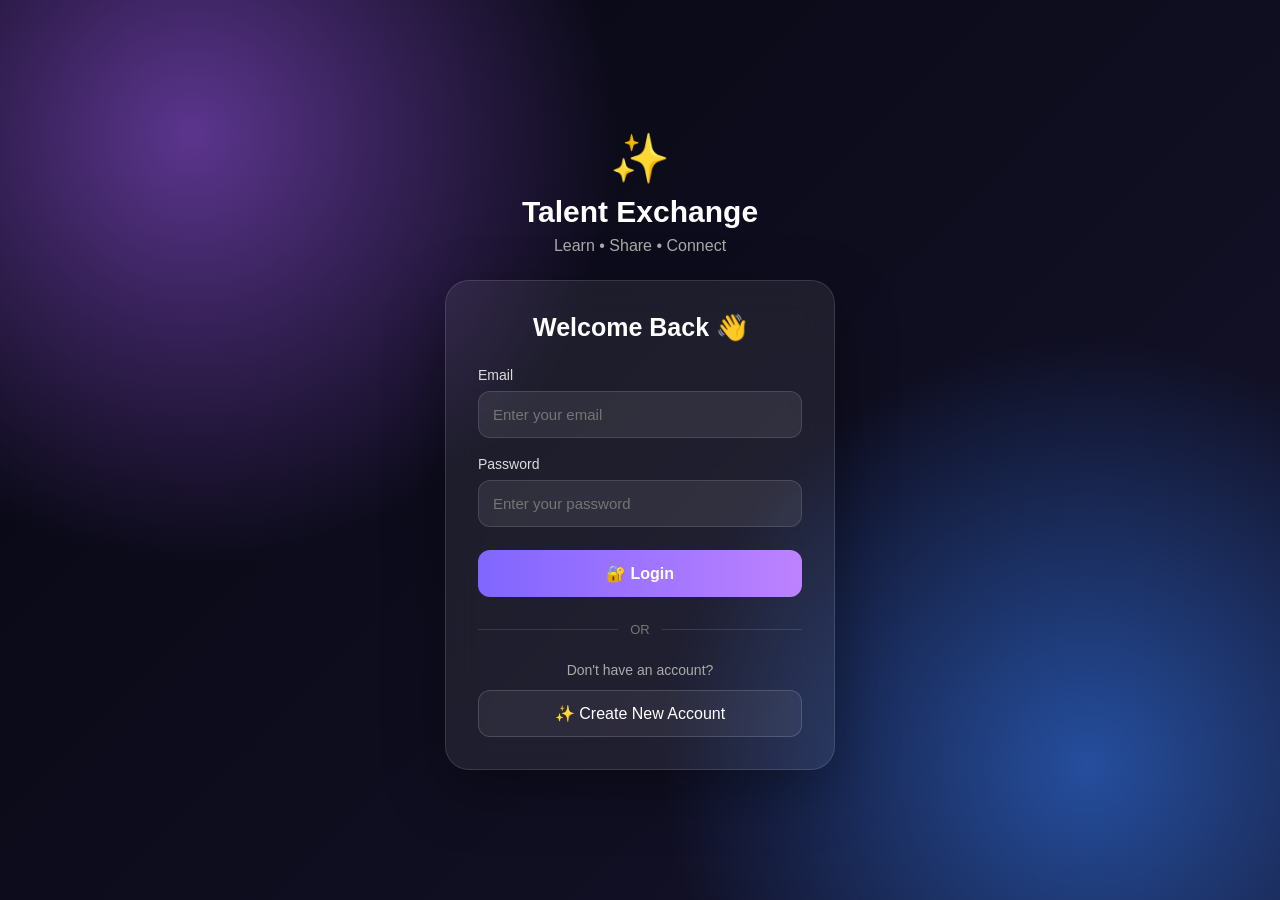
<file: dashboard.html>
<!DOCTYPE html>
<html lang="en">

<head>

<meta charset="UTF-8">
<meta name="viewport" content="width=device-width, initial-scale=1.0">

<title>Talent Exchange | Dashboard</title>

<style>

*{
    margin:0;
    padding:0;
    box-sizing:border-box;
    font-family:Arial,sans-serif;
}

body{
    min-height:100vh;
    color:white;

    background:
        radial-gradient(
            circle at 10% 10%,
            #59338d,
            transparent 30%
        ),
        radial-gradient(
            circle at 90% 80%,
            #254d9c,
            transparent 30%
        ),
        linear-gradient(
            135deg,
            #070711,
            #15132b
        );
}


/* ==========================================
   NAVBAR
========================================== */

.navbar{

    min-height:75px;

    padding:0 4%;

    display:flex;

    align-items:center;

    justify-content:space-between;

    gap:20px;

    background:
        rgba(8,8,18,0.9);

    border-bottom:
        1px solid
        rgba(255,255,255,0.1);

    backdrop-filter:blur(18px);

    position:sticky;

    top:0;

    z-index:100;

}

.logo{

    font-size:21px;

    font-weight:bold;

    white-space:nowrap;

}


/* NAV LINKS */

.nav-links{

    display:flex;

    align-items:center;

    gap:7px;

    flex-wrap:wrap;

    justify-content:flex-end;

}

.nav-links a{

    color:#fff;

    text-decoration:none;

    padding:10px 12px;

    border-radius:10px;

    font-size:14px;

    transition:0.25s;

    white-space:nowrap;

}

.nav-links a:hover{

    background:
        rgba(255,255,255,0.12);

    transform:
        translateY(-2px);

}

.logout{

    color:#ffb3b3 !important;

}


/* ==========================================
   HERO
========================================== */

.hero{

    min-height:330px;

    display:flex;

    flex-direction:column;

    align-items:center;

    justify-content:center;

    text-align:center;

    padding:50px 20px 30px;

}

.hero h1{

    font-size:
        clamp(
            38px,
            6vw,
            62px
        );

    margin-bottom:15px;

    font-weight:700;

}

.hero h1 span{

    background:
        linear-gradient(
            90deg,
            #a485ff,
            #e29cff
        );

    -webkit-background-clip:text;

    background-clip:text;

    color:transparent;

}

.hero p{

    color:#aaa;

    font-size:17px;

    max-width:650px;

    line-height:1.6;

}


/* USER SKILL */

.user-skill{

    margin-top:18px;

    padding:9px 18px;

    border-radius:20px;

    background:
        rgba(150,120,255,0.16);

    border:
        1px solid
        rgba(180,150,255,0.25);

    color:#d8cfff;

    font-size:14px;

}


/* ==========================================
   MAIN
========================================== */

.container{

    width:90%;

    max-width:1150px;

    margin:auto;

}

.section-title{

    text-align:center;

    margin:10px 0 25px;

    font-size:24px;

}


/* ==========================================
   CARDS
========================================== */

.features{

    display:grid;

    grid-template-columns:
        repeat(4,1fr);

    gap:20px;

    padding-bottom:60px;

}

.card{

    min-height:235px;

    padding:27px 22px;

    border-radius:22px;

    background:
        rgba(255,255,255,0.07);

    border:
        1px solid
        rgba(255,255,255,0.1);

    backdrop-filter:blur(15px);

    transition:0.3s;

    text-align:center;

}

.card:hover{

    transform:
        translateY(-8px);

    background:
        rgba(255,255,255,0.11);

    border-color:
        rgba(190,160,255,0.35);

}

.card-icon{

    width:65px;

    height:65px;

    margin:
        0 auto 18px;

    display:flex;

    align-items:center;

    justify-content:center;

    border-radius:18px;

    font-size:30px;

    background:
        rgba(150,120,255,0.18);

}

.card h3{

    margin-bottom:10px;

    font-size:20px;

}

.card p{

    color:#aaa;

    line-height:1.5;

    font-size:14px;

    margin-bottom:20px;

}

.card a{

    display:inline-block;

    text-decoration:none;

    color:white;

    padding:10px 18px;

    border-radius:10px;

    background:
        rgba(150,120,255,0.25);

    transition:0.2s;

}

.card a:hover{

    background:
        rgba(150,120,255,0.45);

}


/* ==========================================
   FOOTER
========================================== */

.footer{

    text-align:center;

    padding:25px;

    color:#777;

    border-top:
        1px solid
        rgba(255,255,255,0.08);

}


/* ==========================================
   TABLET
========================================== */

@media(max-width:1000px){

    .navbar{

        flex-direction:column;

        padding:18px 4%;

    }

    .nav-links{

        justify-content:center;

    }

    .features{

        grid-template-columns:
            repeat(2,1fr);

    }

}


/* ==========================================
   MOBILE
========================================== */

@media(max-width:600px){

    .navbar{

        position:relative;

        min-height:auto;

        padding:18px 12px;

    }

    .logo{

        font-size:19px;

    }

    .nav-links{

        width:100%;

        gap:5px;

    }

    .nav-links a{

        font-size:12px;

        padding:8px 9px;

    }

    .hero{

        min-height:280px;

    }

    .hero h1{

        font-size:38px;

    }

    .hero p{

        font-size:15px;

    }

    .features{

        grid-template-columns:1fr;

    }

    .card{

        min-height:210px;

    }

}

</style>

</head>


<body>


<!-- ==========================================
     NAVBAR
========================================== -->

<nav class="navbar">

    <div class="logo">
        ✨ Talent Exchange
    </div>


    <div class="nav-links">

        <a href="dashboard.html">
            🏠 Home
        </a>

        <a href="profile.html">
            👤 My Profile
        </a>

        <a href="find-skills.html">
            🔎 Find Skills
        </a>

        <a href="offer-skill.html">
            💡 Offer Skill
        </a>

        <a href="requests.html">
            📨 My Requests
        </a>

        <a href="connections.html">
            🤝 Connections
        </a>

        <a
            href="#"
            class="logout"
            onclick="logoutUser(event)"
        >
            🚪 Logout
        </a>

    </div>

</nav>


<!-- ==========================================
     HERO
========================================== -->

<section class="hero">

    <h1>

        Welcome,

        <span id="welcomeName">
            there
        </span>

        👋

    </h1>


    <p>

        Learn something new.
        Share what you know.
        Connect with people who grow together.

    </p>


    <div
        class="user-skill"
        id="userSkill">

        🛠️ Your Skill:
        <span id="skillName">
            Not added yet
        </span>

    </div>

</section>


<!-- ==========================================
     MAIN
========================================== -->

<main class="container">

    <h2 class="section-title">

        Explore Talent Exchange

    </h2>


    <section class="features">


        <!-- FIND SKILLS -->

        <div class="card">

            <div class="card-icon">
                🔎
            </div>

            <h3>
                Find Skills
            </h3>

            <p>

                Discover people who have
                the skills you want to learn.

            </p>

            <a href="find-skills.html">
                Explore →
            </a>

        </div>


        <!-- OFFER SKILL -->

        <div class="card">

            <div class="card-icon">
                💡
            </div>

            <h3>
                Offer Skill
            </h3>

            <p>

                Share your knowledge
                and help someone learn.

            </p>

            <a href="offer-skill.html">
                Offer Skill →
            </a>

        </div>


        <!-- REQUESTS -->

        <div class="card">

            <div class="card-icon">
                📨
            </div>

            <h3>
                Requests
            </h3>

            <p>

                View incoming exchange
                requests and accept
                or reject them.

            </p>

            <a href="requests.html">
                View Requests →
            </a>

        </div>


        <!-- CONNECTIONS -->

        <div class="card">

            <div class="card-icon">
                🤝
            </div>

            <h3>
                Connections
            </h3>

            <p>

                Chat and connect with
                your accepted partners.

            </p>

            <a href="connections.html">
                My Connections →
            </a>

        </div>


    </section>

</main>


<!-- ==========================================
     FOOTER
========================================== -->

<footer class="footer">

    © 2026 Talent Exchange

    <br>

    Learn • Share • Grow 🚀

</footer>


<script>


// ==========================================
// CHECK LOGIN
// ==========================================

function checkLogin(){

    const loggedIn =
        localStorage.getItem(
            "loggedIn"
        );


    if(loggedIn !== "true"){

        window.location.href =
            "login.html";

        return false;

    }

    return true;

}


// ==========================================
// LOAD USER PROFILE
// ==========================================

function loadUserProfile(){

    const savedProfile =
        localStorage.getItem(
            "userProfile"
        );


    if(!savedProfile){

        document
        .getElementById(
            "welcomeName"
        )
        .textContent =
            "there";

        return;

    }


    try{

        const profile =
            JSON.parse(
                savedProfile
            );


        // USER NAME

        const name =
            profile.name ||
            profile.fullName ||
            profile.fullname ||
            "";


        if(name.trim() !== ""){

            document
            .getElementById(
                "welcomeName"
            )
            .textContent =
                name;

        }


        // USER SKILL

        const skill =
            profile.skill ||
            "";


        if(skill.trim() !== ""){

            document
            .getElementById(
                "skillName"
            )
            .textContent =
                skill;

        }

    }

    catch(error){

        console.error(
            "Profile loading error:",
            error
        );

    }

}


// ==========================================
// LOGOUT
// ==========================================

function logoutUser(event){

    event.preventDefault();


    const confirmLogout =
        confirm(
            "Are you sure you want to logout?"
        );


    if(!confirmLogout){

        return;

    }


    // Remove login session

    localStorage.removeItem(
        "loggedIn"
    );

    localStorage.removeItem(
        "currentUser"
    );

    localStorage.removeItem(
        "userProfile"
    );


    // Go to login

    window.location.href =
        "login.html";

}


// ==========================================
// START DASHBOARD
// ==========================================

if(checkLogin()){

    loadUserProfile();

}

</script>


</body>

</html>
</file>
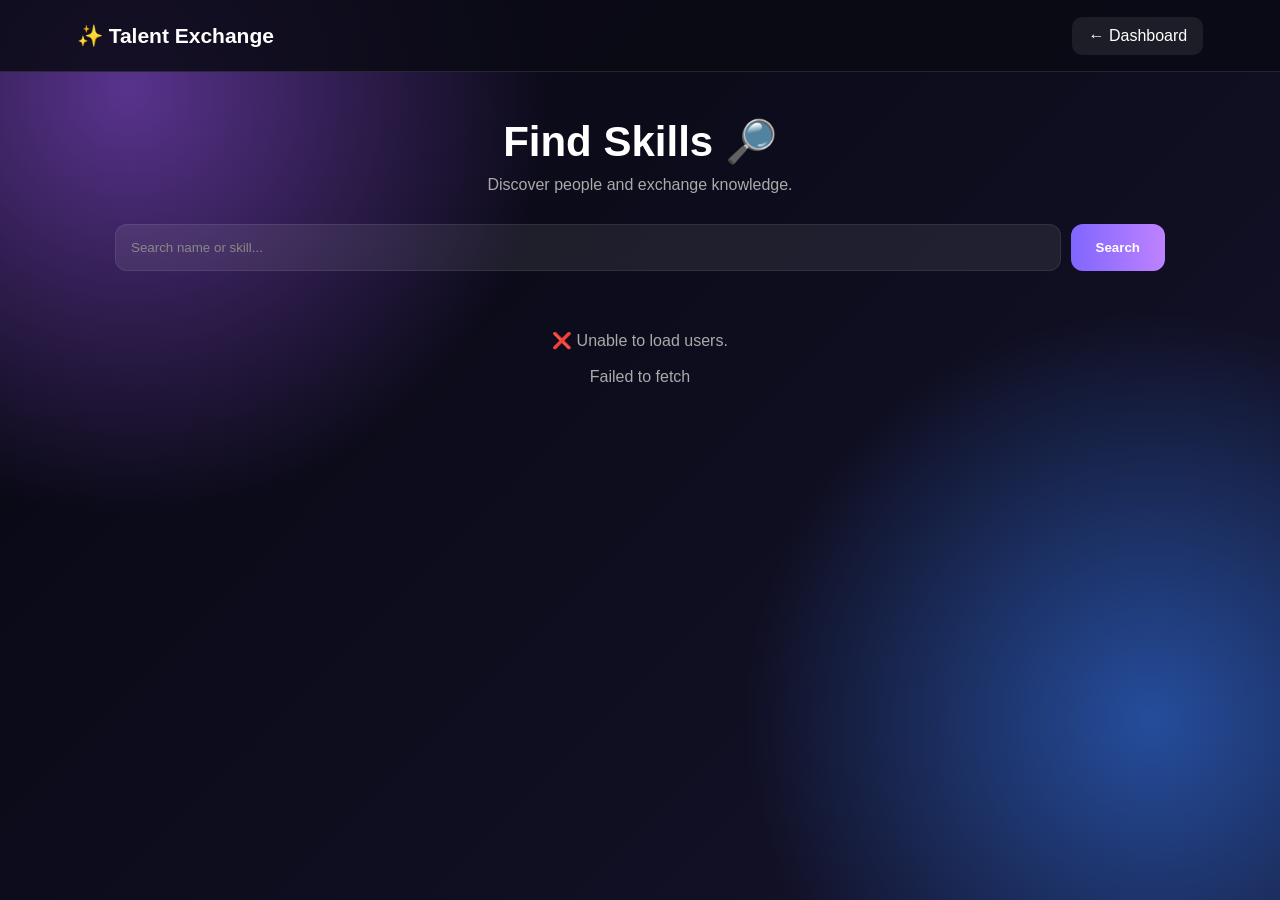
<file: find-skills.html>
<!DOCTYPE html>
<html lang="en">

<head>

<meta charset="UTF-8">

<meta name="viewport"
      content="width=device-width, initial-scale=1.0">

<title>Find Skills | Talent Exchange</title>

<style>

*{
    margin:0;
    padding:0;
    box-sizing:border-box;
    font-family:Arial,sans-serif;
}

body{
    min-height:100vh;
    color:white;

    background:
    radial-gradient(circle at 10% 10%,#59338d,transparent 30%),
    radial-gradient(circle at 90% 80%,#254d9c,transparent 30%),
    linear-gradient(135deg,#070711,#15132b);
}

/* NAVBAR */

.navbar{
    min-height:72px;
    padding:15px 6%;

    display:flex;
    align-items:center;
    justify-content:space-between;

    background:rgba(10,10,20,.85);

    border-bottom:
    1px solid rgba(255,255,255,.1);
}

.logo{
    font-size:21px;
    font-weight:bold;
}

.back{
    color:white;
    text-decoration:none;

    padding:10px 16px;

    border-radius:10px;

    background:
    rgba(255,255,255,.08);
}

.back:hover{
    background:
    rgba(255,255,255,.15);
}

/* MAIN */

.container{
    width:90%;
    max-width:1050px;

    margin:45px auto;
}

.heading{
    text-align:center;
    margin-bottom:30px;
}

.heading h1{
    font-size:42px;
    margin-bottom:10px;
}

.heading p{
    color:#aaa;
}

/* SUCCESS */

.success{
    display:none;

    padding:14px;

    margin-bottom:20px;

    text-align:center;

    border-radius:12px;

    color:#9be6a5;

    background:
    rgba(70,200,120,.15);

    border:
    1px solid rgba(70,200,120,.25);
}

/* SEARCH */

.search-box{
    display:flex;
    gap:10px;

    margin-bottom:30px;
}

.search-box input{
    flex:1;

    padding:15px;

    border:none;
    outline:none;

    border-radius:12px;

    color:white;

    background:
    rgba(255,255,255,.08);

    border:
    1px solid rgba(255,255,255,.08);
}

.search-box input::placeholder{
    color:#888;
}

.search-box button{
    padding:0 25px;

    border:none;
    border-radius:12px;

    color:white;
    font-weight:bold;

    cursor:pointer;

    background:
    linear-gradient(90deg,#8066ff,#bd82ff);
}

.search-box button:hover{
    opacity:.9;
}

/* STATUS */

#status{
    text-align:center;
    color:#aaa;
    padding:30px;
}

/* CARDS */

.skills{
    display:grid;

    grid-template-columns:
    repeat(2,1fr);

    gap:20px;
}

.card{
    padding:25px;

    border-radius:20px;

    background:
    rgba(255,255,255,.07);

    border:
    1px solid rgba(255,255,255,.1);

    transition:.25s;
}

.card:hover{
    transform:translateY(-4px);

    background:
    rgba(255,255,255,.1);
}

.avatar{
    width:55px;
    height:55px;

    display:flex;
    align-items:center;
    justify-content:center;

    border-radius:50%;

    font-size:25px;

    margin-bottom:15px;

    background:
    linear-gradient(135deg,#8066ff,#bd82ff);
}

.card h2{
    margin-bottom:6px;
}

.email{
    color:#999;
    font-size:13px;

    margin-bottom:15px;
}

.skill{
    display:inline-block;

    padding:7px 12px;

    border-radius:20px;

    color:#d7caff;

    background:
    rgba(130,100,255,.2);

    margin-bottom:20px;
}

.request-btn{
    width:100%;

    padding:13px;

    border:none;

    border-radius:11px;

    color:white;
    font-weight:bold;

    cursor:pointer;

    background:
    linear-gradient(90deg,#8066ff,#bd82ff);
}

.request-btn:hover{
    opacity:.9;
}

.request-btn:disabled{
    opacity:.6;

    cursor:not-allowed;
}

/* MOBILE */

@media(max-width:700px){

    .skills{
        grid-template-columns:1fr;
    }

    .search-box{
        flex-direction:column;
    }

    .search-box button{
        padding:14px;
    }

    .heading h1{
        font-size:32px;
    }

    .navbar{
        padding:15px 4%;
    }

    .logo{
        font-size:17px;
    }

    .back{
        padding:9px 12px;
        font-size:14px;
    }

}

</style>

</head>

<body>


<!-- NAVBAR -->

<nav class="navbar">

    <div class="logo">
        ✨ Talent Exchange
    </div>

    <a href="dashboard.html"
       class="back">

        ← Dashboard

    </a>

</nav>


<!-- MAIN -->

<main class="container">


    <!-- HEADING -->

    <div class="heading">

        <h1>
            Find Skills 🔎
        </h1>

        <p>
            Discover people and exchange knowledge.
        </p>

    </div>


    <!-- SUCCESS MESSAGE -->

    <div id="success"
         class="success">
    </div>


    <!-- SEARCH -->

    <div class="search-box">

        <input
            id="search"
            type="text"
            placeholder="Search name or skill..."
        >

        <button
            onclick="searchUsers()">

            Search

        </button>

    </div>


    <!-- STATUS -->

    <div id="status">
        🔄 Loading users...
    </div>


    <!-- USERS -->

    <div id="skills"
         class="skills">
    </div>


</main>


<script>


// =====================================================
// BACKEND
// =====================================================

const BACKEND_URL =
"https://talent-exchange-backend-p5wq.onrender.com";


let users = [];


// =====================================================
// GET CURRENT USER
// =====================================================

function getCurrentUser(){

    try{

        const profile =
            JSON.parse(
                localStorage.getItem(
                    "userProfile"
                ) || "{}"
            );

        return profile;

    }
    catch(error){

        console.error(
            "Profile error:",
            error
        );

        return {};

    }

}


// =====================================================
// LOAD USERS
// =====================================================

async function loadUsers(){

    const status =
        document.getElementById(
            "status"
        );

    try{

        status.innerHTML =
            "🔄 Loading users...";


        const response =
            await fetch(
                BACKEND_URL +
                "/api/users"
            );


        const data =
            await response.json();


        console.log(
            "Users API:",
            data
        );


        if(!response.ok){

            throw new Error(
                data.message ||
                "Failed to load users."
            );

        }


        users =
            Array.isArray(data.users)
            ? data.users
            : [];


        displayUsers(users);

    }
    catch(error){

        console.error(
            "LOAD USERS ERROR:",
            error
        );


        status.innerHTML =
        "❌ Unable to load users.<br><br>" +
        error.message;

    }

}


// =====================================================
// DISPLAY USERS
// =====================================================

function displayUsers(list){

    const container =
        document.getElementById(
            "skills"
        );

    const status =
        document.getElementById(
            "status"
        );


    container.innerHTML =
        "";


    const profile =
        getCurrentUser();


    const currentId =
        profile.id;


    const currentEmail =
        (
            profile.email ||
            localStorage.getItem(
                "currentUser"
            ) ||
            ""
        ).toLowerCase();


    const otherUsers =
        list.filter(function(user){

            const userEmail =
                (
                    user.email ||
                    ""
                ).toLowerCase();


            // Remove logged-in user

            if(
                currentId &&
                Number(user.id) ===
                Number(currentId)
            ){

                return false;

            }


            if(
                currentEmail &&
                userEmail ===
                currentEmail
            ){

                return false;

            }


            return true;

        });


    if(otherUsers.length === 0){

        status.innerHTML =
            "👥 No other users found yet.";

        return;

    }


    status.innerHTML =
        "";


    otherUsers.forEach(function(user){

        const card =
            document.createElement(
                "div"
            );


        card.className =
            "card";


        const name =
            user.name ||
            "Unknown User";


        const email =
            user.email ||
            "";


        const skill =
            user.skill ||
            "Skill not added";


        const avatar =
            name
            .charAt(0)
            .toUpperCase();


        card.innerHTML = `

            <div class="avatar">
                ${avatar}
            </div>

            <h2>
                ${escapeHTML(name)}
            </h2>

            <div class="email">
                ${escapeHTML(email)}
            </div>

            <div class="skill">
                🛠️ ${escapeHTML(skill)}
            </div>

            <button
                class="request-btn"
                data-user-id="${user.id}">

                🤝 Request Exchange

            </button>

        `;


        const button =
            card.querySelector(
                ".request-btn"
            );


        button.addEventListener(
            "click",
            function(){

                sendRequest(
                    user.id,
                    name,
                    skill,
                    button
                );

            }
        );


        container.appendChild(
            card
        );

    });

}


// =====================================================
// SEARCH
// =====================================================

function searchUsers(){

    const input =
        document.getElementById(
            "search"
        );


    const value =
        input.value
        .toLowerCase()
        .trim();


    if(!value){

        displayUsers(users);

        return;

    }


    const filtered =
        users.filter(
            function(user){

                const name =
                    (
                        user.name ||
                        ""
                    ).toLowerCase();


                const skill =
                    (
                        user.skill ||
                        ""
                    ).toLowerCase();


                const learning =
                    (
                        user.learning_skill ||
                        ""
                    ).toLowerCase();


                return (

                    name.includes(value) ||

                    skill.includes(value) ||

                    learning.includes(value)

                );

            }
        );


    displayUsers(
        filtered
    );

}


// =====================================================
// LIVE SEARCH
// =====================================================

document
    .getElementById("search")
    .addEventListener(
        "input",
        function(){

            searchUsers();

        }
    );


// =====================================================
// SEND REQUEST
// =====================================================

async function sendRequest(
    receiverId,
    receiverName,
    skill,
    button
){

    const profile =
        getCurrentUser();


    const senderId =
        profile.id;


    // -----------------------------------------------
    // LOGIN CHECK
    // -----------------------------------------------

    if(!senderId){

        alert(
            "Please login again."
        );

        return;

    }


    // -----------------------------------------------
    // PREVENT SELF REQUEST
    // -----------------------------------------------

    if(
        Number(senderId) ===
        Number(receiverId)
    ){

        alert(
            "You cannot send a request to yourself."
        );

        return;

    }


    button.disabled =
        true;


    button.textContent =
        "Sending...";


    try{

        // -------------------------------------------
        // IMPORTANT:
        // Python backend expects
        // sender_id and receiver_id
        // -------------------------------------------

        const response =
            await fetch(
                BACKEND_URL +
                "/api/requests",
                {

                    method:"POST",

                    headers:{
                        "Content-Type":
                        "application/json"
                    },

                    body:JSON.stringify({

                        sender_id:
                        Number(senderId),

                        receiver_id:
                        Number(receiverId),

                        skill:
                        skill

                    })

                }
            );


        const data =
            await response.json();


        console.log(
            "Request API:",
            data
        );


        if(!response.ok){

            throw new Error(
                data.message ||
                "Request failed."
            );

        }


        // -------------------------------------------
        // SUCCESS
        // -------------------------------------------

        button.textContent =
            "✓ Request Sent";


        showSuccess(
            "✅ Request sent to " +
            receiverName
        );


    }
    catch(error){

        console.error(
            "REQUEST ERROR:",
            error
        );


        button.disabled =
            false;


        button.textContent =
            "🤝 Request Exchange";


        alert(
            "❌ " +
            error.message
        );

    }

}


// =====================================================
// SUCCESS MESSAGE
// =====================================================

function showSuccess(
    text
){

    const box =
        document.getElementById(
            "success"
        );


    box.textContent =
        text;


    box.style.display =
        "block";


    setTimeout(
        function(){

            box.style.display =
                "none";

        },
        3000
    );

}


// =====================================================
// HTML SAFETY
// =====================================================

function escapeHTML(
    value
){

    return String(value)
        .replace(
            /&/g,
            "&amp;"
        )
        .replace(
            /</g,
            "&lt;"
        )
        .replace(
            />/g,
            "&gt;"
        )
        .replace(
            /"/g,
            "&quot;"
        )
        .replace(
            /'/g,
            "&#039;"
        );

}


// =====================================================
// START
// =====================================================

loadUsers();


</script>

</body>

</html>
</file>
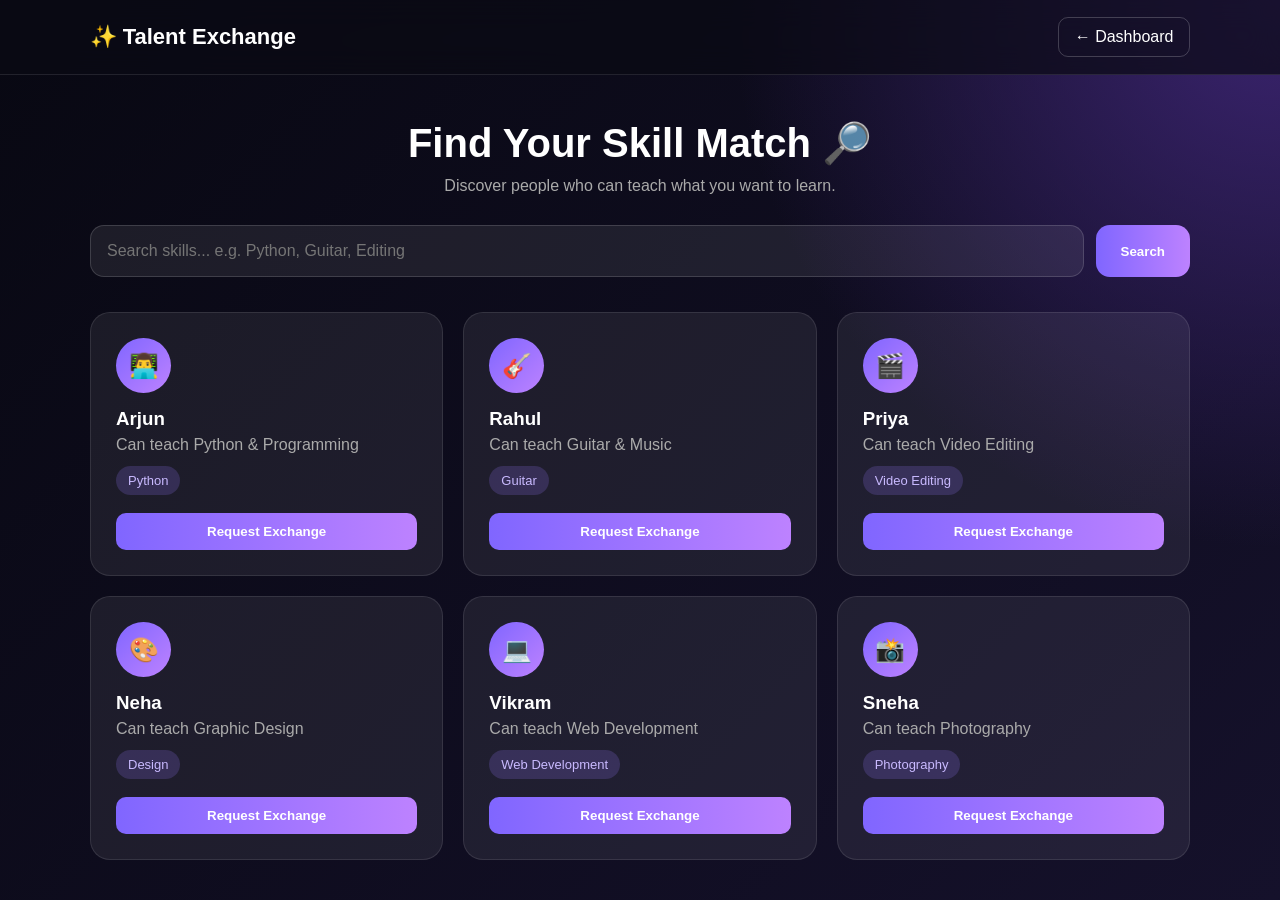
<file: find-skils.html>
<!DOCTYPE html>
<html lang="en">
<head>
    <meta charset="UTF-8">
    <meta name="viewport" content="width=device-width, initial-scale=1.0">

    <title>Find Skills | Talent Exchange</title>

    <style>
        * {
            box-sizing: border-box;
            margin: 0;
            padding: 0;
            font-family: Arial, sans-serif;
        }

        body {
            min-height: 100vh;
            color: white;
            background:
                radial-gradient(circle at top right, #3b2470, transparent 35%),
                linear-gradient(135deg, #080812, #15112b);
        }

        nav {
            height: 75px;
            display: flex;
            align-items: center;
            justify-content: space-between;
            padding: 0 7%;
            border-bottom: 1px solid rgba(255,255,255,0.1);
            background: rgba(10,10,20,0.7);
            backdrop-filter: blur(15px);
        }

        .logo {
            font-size: 22px;
            font-weight: bold;
        }

        .back {
            color: white;
            text-decoration: none;
            padding: 10px 16px;
            border: 1px solid rgba(255,255,255,0.2);
            border-radius: 10px;
        }

        .container {
            width: 86%;
            max-width: 1100px;
            margin: 45px auto;
        }

        .heading {
            text-align: center;
            margin-bottom: 30px;
        }

        .heading h1 {
            font-size: 40px;
            margin-bottom: 10px;
        }

        .heading p {
            color: #aaa;
        }

        .search-box {
            display: flex;
            gap: 12px;
            margin-bottom: 35px;
        }

        .search-box input {
            flex: 1;
            padding: 16px;
            border-radius: 14px;
            border: 1px solid rgba(255,255,255,0.15);
            background: rgba(255,255,255,0.08);
            color: white;
            outline: none;
            font-size: 16px;
        }

        .search-box button {
            padding: 0 25px;
            border: none;
            border-radius: 14px;
            background: linear-gradient(90deg, #8066ff, #bd82ff);
            color: white;
            font-weight: bold;
            cursor: pointer;
        }

        .skills {
            display: grid;
            grid-template-columns: repeat(3, 1fr);
            gap: 20px;
        }

        .person {
            padding: 25px;
            border-radius: 20px;
            background: rgba(255,255,255,0.07);
            border: 1px solid rgba(255,255,255,0.1);
            transition: 0.3s;
        }

        .person:hover {
            transform: translateY(-5px);
        }

        .avatar {
            width: 55px;
            height: 55px;
            display: flex;
            align-items: center;
            justify-content: center;
            border-radius: 50%;
            background: linear-gradient(135deg, #8066ff, #bd82ff);
            font-size: 24px;
            margin-bottom: 15px;
        }

        .person h3 {
            margin-bottom: 6px;
        }

        .person p {
            color: #aaa;
            margin-bottom: 12px;
        }

        .tag {
            display: inline-block;
            padding: 7px 12px;
            border-radius: 20px;
            background: rgba(150,120,255,0.2);
            color: #c9baff;
            font-size: 13px;
        }

        .request {
            width: 100%;
            margin-top: 18px;
            padding: 11px;
            border: none;
            border-radius: 10px;
            background: linear-gradient(90deg, #8066ff, #bd82ff);
            color: white;
            cursor: pointer;
            font-weight: bold;
        }

        .no-results {
            display: none;
            text-align: center;
            color: #aaa;
            padding: 30px;
        }

        @media (max-width: 800px) {
            .skills {
                grid-template-columns: 1fr;
            }

            .search-box {
                flex-direction: column;
            }

            .search-box button {
                padding: 14px;
            }

            .heading h1 {
                font-size: 30px;
            }
        }
    </style>
</head>

<body>

    <nav>
        <div class="logo">✨ Talent Exchange</div>
        <a href="dashboard.html" class="back">← Dashboard</a>
    </nav>

    <div class="container">

        <div class="heading">
            <h1>Find Your Skill Match 🔎</h1>
            <p>Discover people who can teach what you want to learn.</p>
        </div>

        <div class="search-box">
            <input
                type="text"
                id="search"
                placeholder="Search skills... e.g. Python, Guitar, Editing"
                onkeyup="searchSkills()"
            >

            <button onclick="searchSkills()">
                Search
            </button>
        </div>

        <div class="skills" id="skills">

            <div class="person" data-skill="python programming">
                <div class="avatar">👨‍💻</div>
                <h3>Arjun</h3>
                <p>Can teach Python & Programming</p>
                <span class="tag">Python</span>
                <button class="request" onclick="sendRequest('Arjun')">
                    Request Exchange
                </button>
            </div>

            <div class="person" data-skill="guitar music">
                <div class="avatar">🎸</div>
                <h3>Rahul</h3>
                <p>Can teach Guitar & Music</p>
                <span class="tag">Guitar</span>
                <button class="request" onclick="sendRequest('Rahul')">
                    Request Exchange
                </button>
            </div>

            <div class="person" data-skill="video editing">
                <div class="avatar">🎬</div>
                <h3>Priya</h3>
                <p>Can teach Video Editing</p>
                <span class="tag">Video Editing</span>
                <button class="request" onclick="sendRequest('Priya')">
                    Request Exchange
                </button>
            </div>

            <div class="person" data-skill="graphic design photoshop">
                <div class="avatar">🎨</div>
                <h3>Neha</h3>
                <p>Can teach Graphic Design</p>
                <span class="tag">Design</span>
                <button class="request" onclick="sendRequest('Neha')">
                    Request Exchange
                </button>
            </div>

            <div class="person" data-skill="web development html css javascript">
                <div class="avatar">💻</div>
                <h3>Vikram</h3>
                <p>Can teach Web Development</p>
                <span class="tag">Web Development</span>
                <button class="request" onclick="sendRequest('Vikram')">
                    Request Exchange
                </button>
            </div>

            <div class="person" data-skill="photography camera">
                <div class="avatar">📸</div>
                <h3>Sneha</h3>
                <p>Can teach Photography</p>
                <span class="tag">Photography</span>
                <button class="request" onclick="sendRequest('Sneha')">
                    Request Exchange
                </button>
            </div>

        </div>

        <div class="no-results" id="noResults">
            No matching skills found 😕
        </div>

    </div>

    <script>

        function searchSkills() {

            const search = document
                .getElementById("search")
                .value
                .toLowerCase()
                .trim();

            const people = document.querySelectorAll(".person");

            let found = false;

            people.forEach(person => {

                const skill = person
                    .getAttribute("data-skill")
                    .toLowerCase();

                if (skill.includes(search)) {
                    person.style.display = "block";
                    found = true;
                } else {
                    person.style.display = "none";
                }

            });

            document.getElementById("noResults").style.display =
                found ? "none" : "block";
        }

        function sendRequest(name) {

            alert(
                "Exchange request sent to " +
                name +
                " 🤝"
            );

        }

    </script>

</body>
</html>
</file>
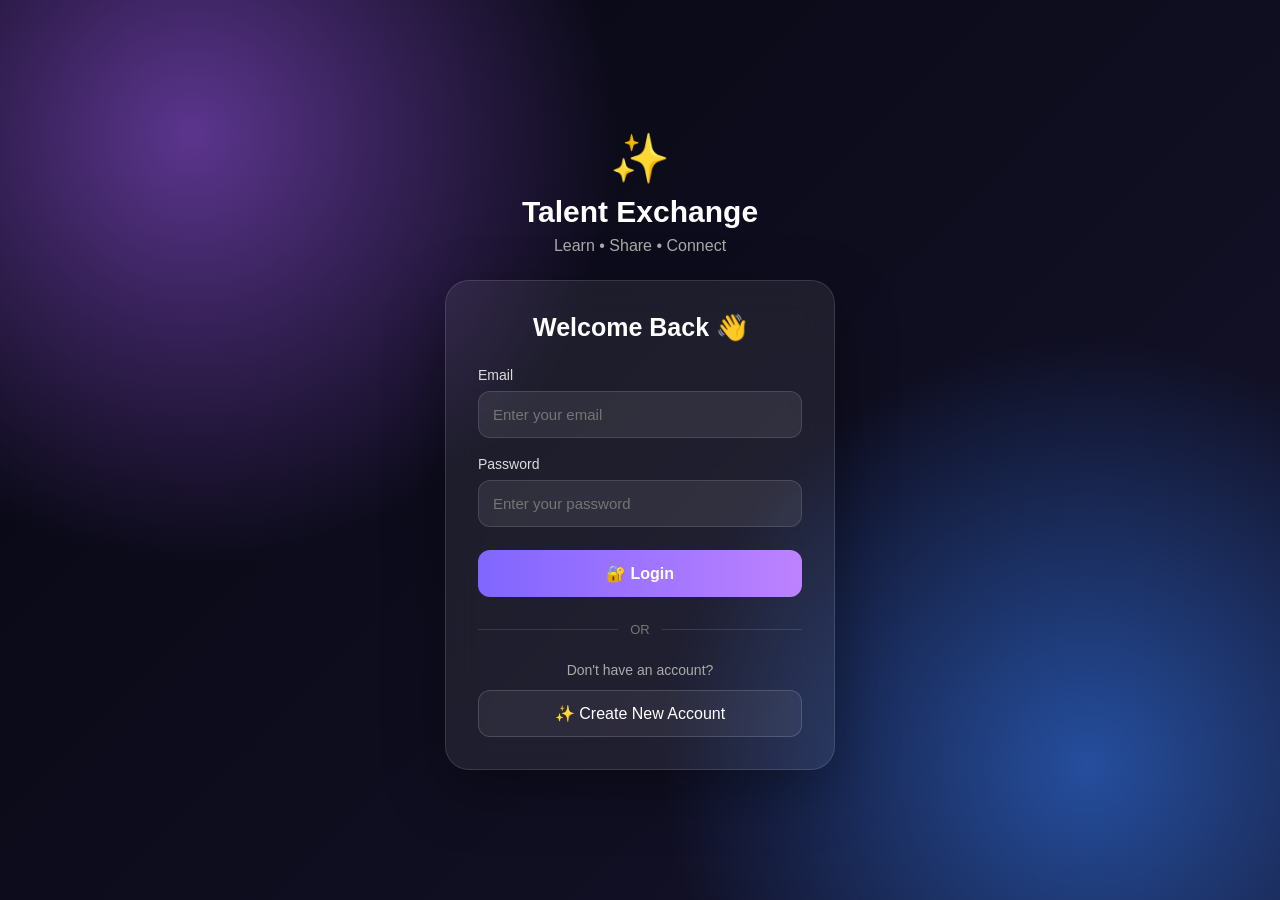
<file: login.html>
<!DOCTYPE html>
<html lang="en">

<head>

<meta charset="UTF-8">
<meta name="viewport" content="width=device-width, initial-scale=1.0">

<title>Login | Talent Exchange</title>

<style>

*{
    margin:0;
    padding:0;
    box-sizing:border-box;
    font-family:Arial,sans-serif;
}

body{
    min-height:100vh;
    display:flex;
    align-items:center;
    justify-content:center;
    color:white;

    background:
    radial-gradient(circle at 15% 15%,#5b358d,transparent 32%),
    radial-gradient(circle at 85% 85%,#254e9d,transparent 32%),
    linear-gradient(135deg,#070711,#15132b);
}

.login-container{
    width:90%;
    max-width:430px;
    padding:20px;
}

.logo{
    text-align:center;
    margin-bottom:25px;
}

.logo-icon{
    font-size:48px;
    margin-bottom:8px;
}

.logo h1{
    font-size:30px;
}

.logo p{
    color:#aaa;
    margin-top:8px;
}

.login-card{
    padding:32px;
    border-radius:24px;

    background:rgba(255,255,255,0.07);
    border:1px solid rgba(255,255,255,0.12);

    backdrop-filter:blur(18px);

    box-shadow:0 20px 60px rgba(0,0,0,0.35);
}

.login-card h2{
    text-align:center;
    margin-bottom:25px;
    font-size:25px;
}

.input-group{
    margin-bottom:18px;
}

.input-group label{
    display:block;
    margin-bottom:8px;
    color:#ddd;
    font-size:14px;
}

.input-group input{
    width:100%;
    padding:14px;

    border-radius:12px;
    border:1px solid rgba(255,255,255,0.12);

    outline:none;

    color:white;
    background:rgba(255,255,255,0.08);

    font-size:15px;
}

.input-group input:focus{
    border-color:#a786ff;
    background:rgba(255,255,255,0.11);
}

.login-btn{
    width:100%;
    padding:14px;
    margin-top:5px;

    border:none;
    border-radius:12px;

    color:white;
    font-size:16px;
    font-weight:bold;

    cursor:pointer;

    background:linear-gradient(90deg,#8066ff,#bd82ff);

    transition:0.3s;
}

.login-btn:hover{
    transform:translateY(-2px);

    box-shadow:
        0 8px 25px rgba(128,102,255,0.3);
}

.login-btn:disabled{
    opacity:0.6;
    cursor:not-allowed;
    transform:none;
}

.divider{
    display:flex;
    align-items:center;
    gap:12px;

    margin:25px 0;

    color:#777;
    font-size:13px;
}

.divider::before,
.divider::after{
    content:"";
    flex:1;
    height:1px;

    background:
        rgba(255,255,255,0.12);
}

.signup-text{
    text-align:center;

    color:#aaa;
    font-size:14px;
}

.signup-btn{
    display:block;
    width:100%;

    margin-top:12px;
    padding:13px;

    text-align:center;
    text-decoration:none;

    color:white;

    border-radius:12px;

    border:
        1px solid rgba(255,255,255,0.15);

    background:
        rgba(255,255,255,0.06);

    transition:0.3s;
}

.signup-btn:hover{
    background:
        rgba(255,255,255,0.13);
}

.error-message{
    display:none;

    margin-bottom:15px;
    padding:12px;

    border-radius:10px;

    text-align:center;

    color:#ffaaaa;

    background:
        rgba(255,70,70,0.12);
}

.success-message{
    display:none;

    margin-bottom:15px;
    padding:12px;

    border-radius:10px;

    text-align:center;

    color:#9be6a5;

    background:
        rgba(70,200,120,0.15);
}

@media(max-width:500px){

    .login-card{
        padding:25px 20px;
    }

    .logo h1{
        font-size:26px;
    }

}

</style>

</head>


<body>

<div class="login-container">

    <div class="logo">

        <div class="logo-icon">
            ✨
        </div>

        <h1>
            Talent Exchange
        </h1>

        <p>
            Learn • Share • Connect
        </p>

    </div>


    <div class="login-card">

        <h2>
            Welcome Back 👋
        </h2>


        <div
            class="error-message"
            id="errorMessage">
        </div>


        <div
            class="success-message"
            id="successMessage">
        </div>


        <form id="loginForm">

            <div class="input-group">

                <label for="email">
                    Email
                </label>

                <input
                    type="email"
                    id="email"
                    placeholder="Enter your email"
                    autocomplete="email"
                    required>

            </div>


            <div class="input-group">

                <label for="password">
                    Password
                </label>

                <input
                    type="password"
                    id="password"
                    placeholder="Enter your password"
                    autocomplete="current-password"
                    required>

            </div>


            <button
                type="submit"
                class="login-btn"
                id="loginButton">

                🔐 Login

            </button>

        </form>


        <div class="divider">
            OR
        </div>


        <div class="signup-text">

            Don't have an account?

        </div>


        <!-- IMPORTANT:
             Your signup page is register.html -->

        <a
            href="register.html"
            class="signup-btn">

            ✨ Create New Account

        </a>

    </div>

</div>


<script>


// ==========================================
// BACKEND URL
// ==========================================

const BACKEND_URL =
    "https://talent-exchange-backend-p5wq.onrender.com";


// ==========================================
// LOGIN
// ==========================================

document
.getElementById("loginForm")
.addEventListener(
    "submit",
    async function(event){

        event.preventDefault();


        // Get values

        const email =
            document
            .getElementById("email")
            .value
            .trim()
            .toLowerCase();


        const password =
            document
            .getElementById("password")
            .value;


        const error =
            document
            .getElementById("errorMessage");


        const success =
            document
            .getElementById("successMessage");


        const loginButton =
            document
            .getElementById("loginButton");


        // Clear messages

        error.style.display =
            "none";

        success.style.display =
            "none";


        // Disable button

        loginButton.disabled =
            true;

        loginButton.textContent =
            "Logging in...";


        try{


            // ==================================
            // SEND LOGIN REQUEST
            // ==================================

            const response =
                await fetch(

                    BACKEND_URL +
                    "/api/login",

                    {

                        method:"POST",

                        headers:{
                            "Content-Type":
                            "application/json"
                        },

                        body:
                        JSON.stringify({

                            email:
                                email,

                            password:
                                password

                        })

                    }

                );


            // Get backend response

            const result =
                await response.json();


            // ==================================
            // LOGIN FAILED
            // ==================================

            if(!response.ok){

                throw new Error(

                    result.message ||
                    "Invalid email or password."

                );

            }


            // ==================================
            // LOGIN SUCCESS
            // ==================================

            if(result.success){


                // Login status

                localStorage.setItem(
                    "loggedIn",
                    "true"
                );


                // Current user email

                localStorage.setItem(
                    "currentUser",
                    email
                );


                // Save user profile

                if(result.user){

                    localStorage.setItem(

                        "userProfile",

                        JSON.stringify({

                            id:
                                result.user.id || "",

                            name:
                                result.user.name || "",

                            email:
                                result.user.email ||
                                email,

                            skill:
                                result.user.skill || "",

                            learningSkill:
                                result.user.learningSkill ||
                                "",

                            bio:
                                result.user.bio || ""

                        })

                    );

                }


                // Success message

                success.textContent =
                    "✅ Login successful! Redirecting...";


                success.style.display =
                    "block";


                loginButton.textContent =
                    "Login Successful ✓";


                // ==================================
                // REDIRECT TO DASHBOARD
                // ==================================

                setTimeout(

                    function(){

                        window.location.href =
                            "dashboard.html";

                    },

                    1000

                );

            }


        }

        catch(errorObject){


            console.error(
                "Login Error:",
                errorObject
            );


            error.textContent =
                "❌ " +
                (
                    errorObject.message ||
                    "Unable to connect to server."
                );


            error.style.display =
                "block";


            loginButton.disabled =
                false;


            loginButton.textContent =
                "🔐 Login";

        }

    }

);

</script>

</body>

</html>
</file>
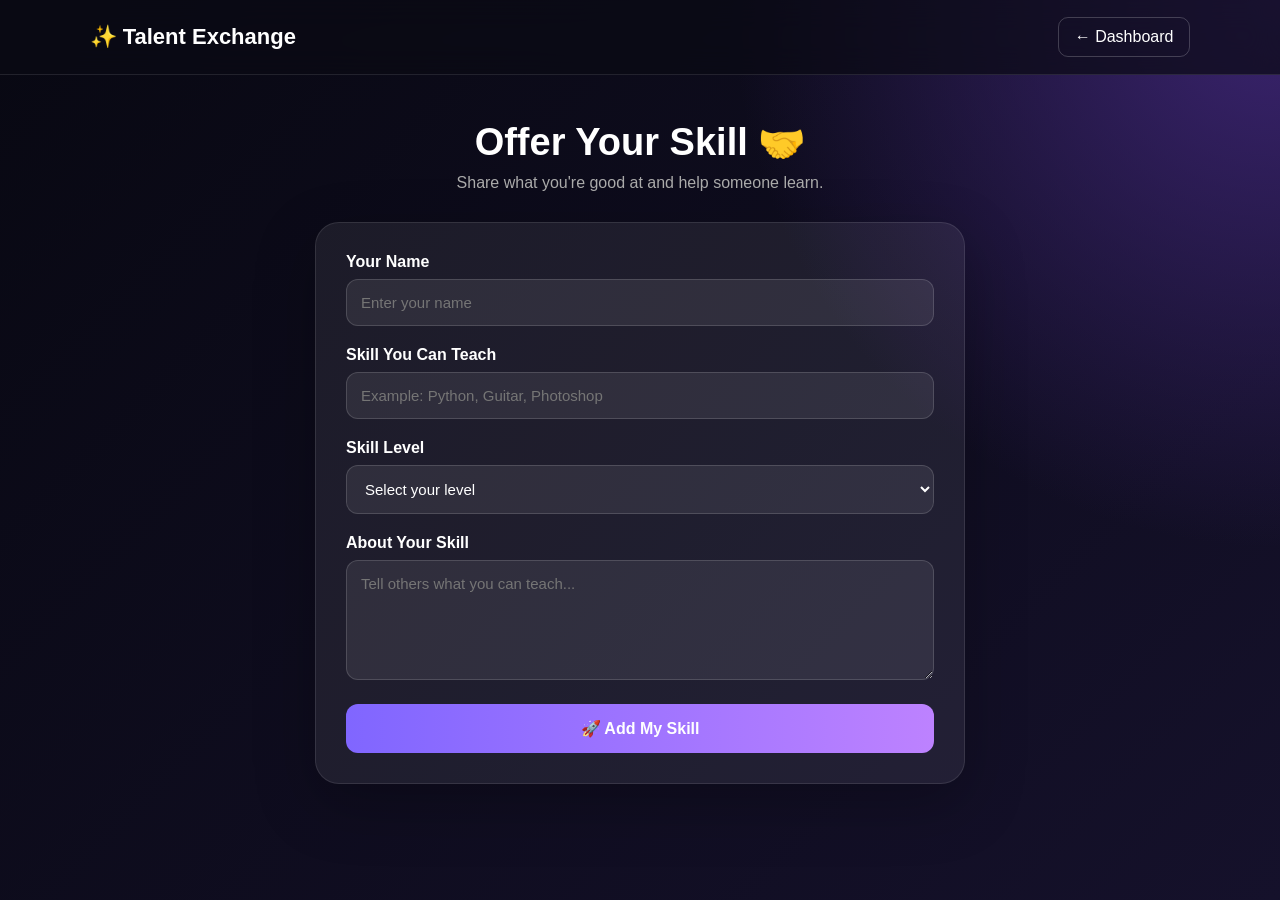
<file: offer-skill.html>
<!DOCTYPE html><html lang="en">
<head>
<meta charset="UTF-8">
<meta name="viewport" content="width=device-width, initial-scale=1.0"><title>Offer Your Skill | Talent Exchange</title><style>
*{
    box-sizing:border-box;
    margin:0;
    padding:0;
    font-family:Arial,sans-serif;
}

body{
    min-height:100vh;
    color:white;
    background:
    radial-gradient(circle at top right,#3b2470,transparent 35%),
    linear-gradient(135deg,#080812,#15112b);
}

nav{
    height:75px;
    display:flex;
    align-items:center;
    justify-content:space-between;
    padding:0 7%;
    border-bottom:1px solid rgba(255,255,255,.1);
    background:rgba(10,10,20,.7);
    backdrop-filter:blur(15px);
}

.logo{
    font-size:22px;
    font-weight:bold;
}

.back{
    color:white;
    text-decoration:none;
    padding:10px 16px;
    border:1px solid rgba(255,255,255,.2);
    border-radius:10px;
}

.container{
    width:90%;
    max-width:650px;
    margin:45px auto;
}

.heading{
    text-align:center;
    margin-bottom:30px;
}

.heading h1{
    font-size:38px;
    margin-bottom:10px;
}

.heading p{
    color:#aaa;
}

.form-box{
    padding:30px;
    border-radius:24px;
    background:rgba(255,255,255,.07);
    border:1px solid rgba(255,255,255,.1);
    box-shadow:0 20px 60px rgba(0,0,0,.25);
}

.field{
    margin-bottom:20px;
}

.field label{
    display:block;
    margin-bottom:8px;
    font-weight:bold;
}

.field input,
.field textarea,
.field select{
    width:100%;
    padding:14px;
    border-radius:12px;
    border:1px solid rgba(255,255,255,.15);
    background:rgba(255,255,255,.08);
    color:white;
    outline:none;
    font-size:15px;
}

.field select option{
    color:black;
}

.field textarea{
    min-height:120px;
    resize:vertical;
}

.submit{
    width:100%;
    padding:15px;
    border:none;
    border-radius:12px;
    background:linear-gradient(90deg,#8066ff,#bd82ff);
    color:white;
    font-size:16px;
    font-weight:bold;
    cursor:pointer;
}

.success{
    display:none;
    margin-top:20px;
    padding:15px;
    border-radius:12px;
    text-align:center;
    background:rgba(80,200,120,.15);
    border:1px solid rgba(80,200,120,.3);
}

.skill-preview{
    display:none;
    margin-top:25px;
    padding:22px;
    border-radius:18px;
    background:rgba(255,255,255,.06);
    border:1px solid rgba(255,255,255,.1);
}

.skill-preview h2{
    margin-bottom:12px;
}

.skill-preview p{
    color:#aaa;
    line-height:1.5;
    margin-bottom:8px;
}

.tag{
    display:inline-block;
    margin-top:8px;
    padding:7px 12px;
    border-radius:20px;
    background:rgba(150,120,255,.2);
    color:#c9baff;
    font-size:13px;
}

@media(max-width:600px){

    .heading h1{
        font-size:30px;
    }

    .form-box{
        padding:22px;
    }
}
</style></head><body><nav><div class="logo">
    ✨ Talent Exchange
</div>

<a href="dashboard.html" class="back">
    ← Dashboard
</a>

</nav><div class="container"><div class="heading">

    <h1>
        Offer Your Skill 🤝
    </h1>

    <p>
        Share what you're good at and help someone learn.
    </p>

</div>


<div class="form-box">

    <form id="skillForm">

        <div class="field">

            <label>Your Name</label>

            <input
                type="text"
                id="name"
                placeholder="Enter your name"
                required
            >

        </div>


        <div class="field">

            <label>Skill You Can Teach</label>

            <input
                type="text"
                id="skill"
                placeholder="Example: Python, Guitar, Photoshop"
                required
            >

        </div>


        <div class="field">

            <label>Skill Level</label>

            <select id="level" required>

                <option value="">
                    Select your level
                </option>

                <option value="Beginner">
                    Beginner
                </option>

                <option value="Intermediate">
                    Intermediate
                </option>

                <option value="Advanced">
                    Advanced
                </option>

            </select>

        </div>


        <div class="field">

            <label>About Your Skill</label>

            <textarea
                id="description"
                placeholder="Tell others what you can teach..."
                required
            ></textarea>

        </div>


        <button
            type="submit"
            class="submit"
        >
            🚀 Add My Skill
        </button>

    </form>


    <div
        class="success"
        id="success"
    >
        🎉 Your skill has been added successfully!
    </div>


    <div
        class="skill-preview"
        id="skillPreview"
    >

        <h2>
            Your Offered Skill 💡
        </h2>

        <p>
            <strong>Name:</strong>
            <span id="previewName"></span>
        </p>

        <p>
            <strong>Skill:</strong>
            <span id="previewSkill"></span>
        </p>

        <span
            class="tag"
            id="previewLevel"
        ></span>

        <p id="previewDescription"></p>

    </div>

</div>

</div><script>

const savedName =
    localStorage.getItem("offeredSkillName");

const savedSkill =
    localStorage.getItem("offeredSkill");

const savedLevel =
    localStorage.getItem("offeredSkillLevel");

const savedDescription =
    localStorage.getItem("offeredSkillDescription");


if(savedSkill){

    document.getElementById("previewName")
        .textContent = savedName || "";

    document.getElementById("previewSkill")
        .textContent = savedSkill;

    document.getElementById("previewLevel")
        .textContent = savedLevel || "";

    document.getElementById("previewDescription")
        .textContent = savedDescription || "";

    document.getElementById("skillPreview")
        .style.display = "block";

}


document
.getElementById("skillForm")
.addEventListener("submit",function(event){

    event.preventDefault();


    const name =
        document.getElementById("name")
        .value.trim();

    const skill =
        document.getElementById("skill")
        .value.trim();

    const level =
        document.getElementById("level")
        .value;

    const description =
        document.getElementById("description")
        .value.trim();


    localStorage.setItem(
        "offeredSkillName",
        name
    );

    localStorage.setItem(
        "offeredSkill",
        skill
    );

    localStorage.setItem(
        "offeredSkillLevel",
        level
    );

    localStorage.setItem(
        "offeredSkillDescription",
        description
    );


    document.getElementById("previewName")
        .textContent = name;

    document.getElementById("previewSkill")
        .textContent = skill;

    document.getElementById("previewLevel")
        .textContent = level;

    document.getElementById("previewDescription")
        .textContent = description;


    document.getElementById("skillPreview")
        .style.display = "block";

    document.getElementById("success")
        .style.display = "block";

    document.getElementById("skillForm")
        .reset();

});

</script></body>
</html>
</file>
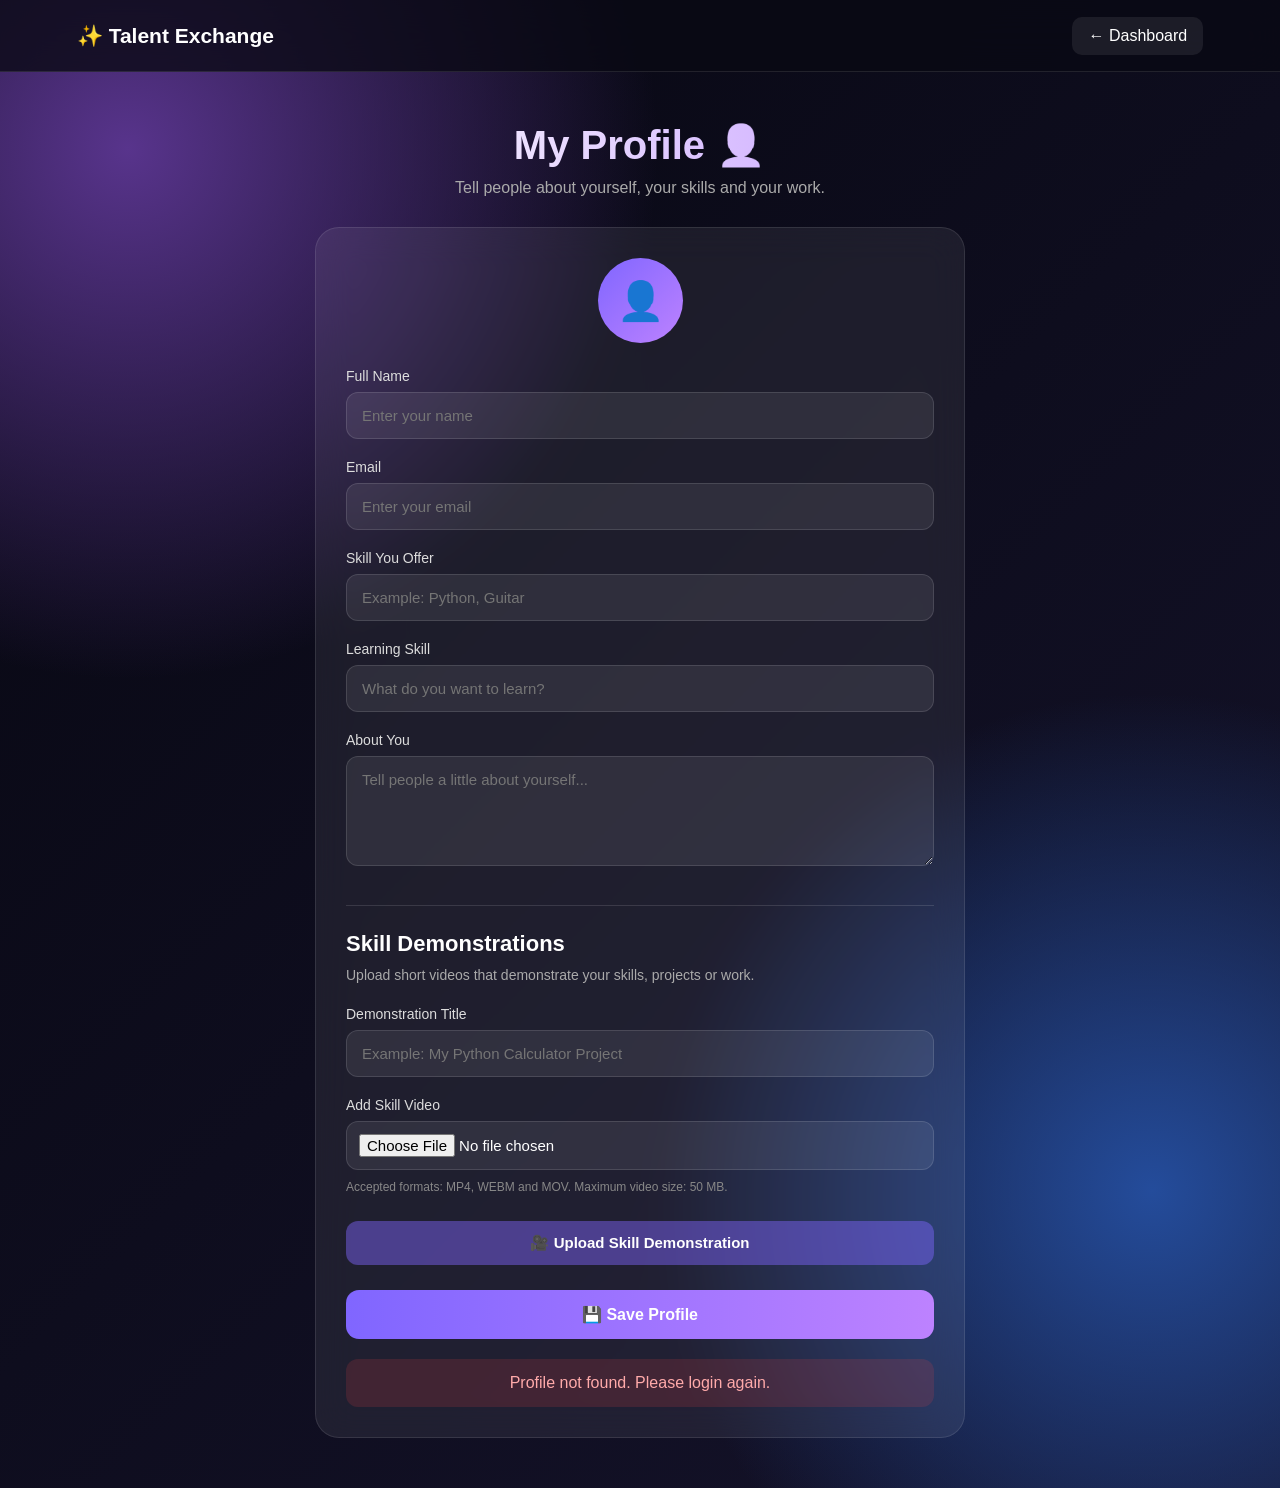
<file: profile.html>
<!DOCTYPE html>
<html lang="en">

<head>

<meta charset="UTF-8">
<meta name="viewport" content="width=device-width, initial-scale=1.0">

<title>My Profile | Talent Exchange</title>

<style>

*{
    margin:0;
    padding:0;
    box-sizing:border-box;
    font-family:Arial,sans-serif;
}

body{
    min-height:100vh;
    color:white;

    background:
        radial-gradient(circle at 10% 10%,#58348c,transparent 30%),
        radial-gradient(circle at 90% 80%,#244c9b,transparent 30%),
        linear-gradient(135deg,#070711,#15132b);
}

.navbar{
    min-height:72px;
    padding:12px 6%;
    display:flex;
    align-items:center;
    justify-content:space-between;
    background:rgba(10,10,20,0.78);
    border-bottom:1px solid rgba(255,255,255,0.1);
    backdrop-filter:blur(18px);
}

.logo{
    font-size:21px;
    font-weight:bold;
}

.back{
    color:white;
    text-decoration:none;
    padding:10px 16px;
    border-radius:10px;
    background:rgba(255,255,255,0.08);
}

.container{
    width:90%;
    max-width:650px;
    margin:50px auto;
}

.heading{
    text-align:center;
    margin-bottom:30px;
}

.heading h1{
    font-size:40px;
    margin-bottom:10px;
    background:linear-gradient(90deg,white,#c49cff);
    -webkit-background-clip:text;
    color:transparent;
}

.heading p{
    color:#aaa;
}

.profile-card{
    padding:30px;
    border-radius:24px;
    background:rgba(255,255,255,0.07);
    border:1px solid rgba(255,255,255,0.1);
    backdrop-filter:blur(18px);
}

.avatar{
    width:85px;
    height:85px;
    margin:0 auto 25px;
    display:flex;
    align-items:center;
    justify-content:center;
    border-radius:50%;
    font-size:38px;
    background:linear-gradient(135deg,#8066ff,#bd82ff);
}

.form-group{
    margin-bottom:20px;
}

.form-group label{
    display:block;
    margin-bottom:8px;
    color:#ddd;
    font-size:14px;
}

.form-group input,
.form-group textarea{
    width:100%;
    padding:14px 15px;
    border-radius:12px;
    border:1px solid rgba(255,255,255,0.12);
    outline:none;
    background:rgba(255,255,255,0.08);
    color:white;
    font-size:15px;
}

.form-group textarea{
    min-height:110px;
    resize:vertical;
}

.form-group input[type="file"]{
    padding:12px;
    cursor:pointer;
}

.demo-section{
    margin-top:35px;
    margin-bottom:25px;
    padding-top:25px;
    border-top:1px solid rgba(255,255,255,0.12);
}

.demo-title{
    font-size:22px;
    margin-bottom:8px;
}

.demo-description{
    color:#aaa;
    font-size:14px;
    line-height:1.5;
    margin-bottom:20px;
}

.demo-note{
    color:#888;
    font-size:12px;
    line-height:1.5;
    margin-top:8px;
}

.video-preview{
    display:none;
    width:100%;
    margin-top:15px;
    border-radius:14px;
    border:1px solid rgba(255,255,255,0.12);
}

.upload-demo-btn{
    width:100%;
    padding:13px;
    margin-top:5px;
    border:none;
    border-radius:12px;
    color:white;
    font-size:15px;
    font-weight:bold;
    cursor:pointer;
    background:rgba(128,102,255,0.45);
}

.upload-demo-btn:disabled{
    opacity:0.6;
    cursor:not-allowed;
}

.demo-list{
    margin-top:20px;
}

.demo-card{
    padding:15px;
    margin-bottom:14px;
    border-radius:14px;
    background:rgba(255,255,255,0.06);
    border:1px solid rgba(255,255,255,0.08);
}

.demo-video{
    width:100%;
    margin-top:12px;
    border-radius:12px;
    background:#000;
}

.demo-info{
    display:flex;
    align-items:center;
    justify-content:space-between;
    gap:15px;
}

.demo-name{
    font-size:15px;
    font-weight:bold;
    word-break:break-word;
}

.demo-status{
    margin-top:5px;
    color:#aaa;
    font-size:12px;
}

.remove-demo{
    padding:8px 12px;
    border:none;
    border-radius:8px;
    color:#ffb3b3;
    background:rgba(255,70,70,0.12);
    cursor:pointer;
}

.save-btn{
    width:100%;
    padding:15px;
    border:none;
    border-radius:13px;
    background:linear-gradient(90deg,#8066ff,#bd82ff);
    color:white;
    font-size:16px;
    font-weight:bold;
    cursor:pointer;
}

.save-btn:disabled{
    opacity:0.6;
    cursor:not-allowed;
}

.message{
    display:none;
    margin-top:20px;
    padding:15px;
    text-align:center;
    border-radius:12px;
}

.success{
    background:rgba(70,200,120,0.15);
    color:#9be6a5;
}

.error{
    background:rgba(255,70,70,0.15);
    color:#ffaaaa;
}

@media(max-width:600px){

    .container{
        width:92%;
        margin:30px auto;
    }

    .heading h1{
        font-size:32px;
    }

    .profile-card{
        padding:22px;
    }

    .navbar{
        padding:12px 4%;
    }

    .logo{
        font-size:17px;
    }

}

</style>

</head>

<body>

<nav class="navbar">

    <div class="logo">
        ✨ Talent Exchange
    </div>

    <a href="dashboard.html" class="back">
        ← Dashboard
    </a>

</nav>


<main class="container">

    <div class="heading">

        <h1>My Profile 👤</h1>

        <p>
            Tell people about yourself, your skills and your work.
        </p>

    </div>


    <div class="profile-card">

        <div class="avatar">
            👤
        </div>


        <form id="profileForm">


            <div class="form-group">

                <label>Full Name</label>

                <input
                    type="text"
                    id="name"
                    placeholder="Enter your name"
                    required
                >

            </div>


            <div class="form-group">

                <label>Email</label>

                <input
                    type="email"
                    id="email"
                    placeholder="Enter your email"
                    required
                >

            </div>


            <div class="form-group">

                <label>Skill You Offer</label>

                <input
                    type="text"
                    id="skill"
                    placeholder="Example: Python, Guitar"
                    required
                >

            </div>


            <div class="form-group">

                <label>Learning Skill</label>

                <input
                    type="text"
                    id="learningSkill"
                    placeholder="What do you want to learn?"
                >

            </div>


            <div class="form-group">

                <label>About You</label>

                <textarea
                    id="bio"
                    placeholder="Tell people a little about yourself..."
                ></textarea>

            </div>


            <!-- SKILL DEMONSTRATIONS -->

            <div class="demo-section">

                <h2 class="demo-title">
                    Skill Demonstrations
                </h2>

                <p class="demo-description">

                    Upload short videos that demonstrate
                    your skills, projects or work.

                </p>


                <div class="form-group">

                    <label>
                        Demonstration Title
                    </label>

                    <input
                        type="text"
                        id="demoTitle"
                        placeholder="Example: My Python Calculator Project"
                    >

                </div>


                <div class="form-group">

                    <label>
                        Add Skill Video
                    </label>

                    <input
                        type="file"
                        id="skillVideo"
                        accept="video/mp4,video/webm,video/quicktime"
                    >

                    <p class="demo-note">

                        Accepted formats:
                        MP4, WEBM and MOV.

                        Maximum video size: 50 MB.

                    </p>

                </div>


                <video
                    id="videoPreview"
                    class="video-preview"
                    controls
                >
                </video>


                <button
                    type="button"
                    class="upload-demo-btn"
                    id="uploadVideoButton"
                >
                    🎥 Upload Skill Demonstration
                </button>


                <div
                    id="demoList"
                    class="demo-list"
                >
                </div>

            </div>


            <button
                type="submit"
                class="save-btn"
                id="saveButton"
            >
                💾 Save Profile
            </button>

        </form>


        <div
            class="message success"
            id="successMessage"
        >
        </div>


        <div
            class="message error"
            id="errorMessage"
        >
        </div>

    </div>

</main>


<script>


const BACKEND_URL =
    "https://talent-exchange-backend-p5wq.onrender.com";


/* ==========================================
   GET CURRENT USER
========================================== */

function getCurrentUser(){

    const savedProfile =
        localStorage.getItem(
            "userProfile"
        );


    if(!savedProfile){

        return null;

    }


    try{

        return JSON.parse(
            savedProfile
        );

    }
    catch(error){

        return null;

    }

}


/* ==========================================
   VIDEO PREVIEW
========================================== */

document
.getElementById("skillVideo")
.addEventListener(
    "change",
    function(event){

        const file =
            event.target.files[0];


        const preview =
            document.getElementById(
                "videoPreview"
            );


        if(!file){

            preview.style.display =
                "none";

            return;

        }


        const allowedTypes = [

            "video/mp4",

            "video/webm",

            "video/quicktime"

        ];


        if(
            !allowedTypes.includes(
                file.type
            )
        ){

            showError(
                "Please select an MP4, WEBM or MOV video."
            );

            event.target.value = "";

            preview.style.display =
                "none";

            return;

        }


        const maxFileSize =
            50 * 1024 * 1024;


        if(
            file.size >
            maxFileSize
        ){

            showError(
                "Video size must be 50 MB or less."
            );

            event.target.value = "";

            preview.style.display =
                "none";

            return;

        }


        hideMessages();


        preview.src =
            URL.createObjectURL(
                file
            );


        preview.style.display =
            "block";


        const titleInput =
            document.getElementById(
                "demoTitle"
            );


        if(!titleInput.value.trim()){

            titleInput.value =
                file.name
                .replace(
                    /\.[^/.]+$/,
                    ""
                );

        }

    }
);


/* ==========================================
   UPLOAD SKILL VIDEO
========================================== */

document
.getElementById("uploadVideoButton")
.addEventListener(
    "click",
    uploadSkillVideo
);


async function uploadSkillVideo(){


    const user =
        getCurrentUser();


    if(!user || !user.id){

        showError(
            "User not found. Please login again."
        );

        return;

    }


    const title =
        document
        .getElementById("demoTitle")
        .value
        .trim();


    const videoInput =
        document.getElementById(
            "skillVideo"
        );


    const video =
        videoInput.files[0];


    if(!title){

        showError(
            "Please enter a demonstration title."
        );

        return;

    }


    if(!video){

        showError(
            "Please select a skill demonstration video."
        );

        return;

    }


    const uploadButton =
        document.getElementById(
            "uploadVideoButton"
        );


    uploadButton.disabled =
        true;


    uploadButton.textContent =
        "Uploading Video...";


    hideMessages();


    try{


        const formData =
            new FormData();


        formData.append(
            "title",
            title
        );


        formData.append(
            "video",
            video
        );


        const response =
            await fetch(

                BACKEND_URL +
                "/api/users/" +
                user.id +
                "/skill-videos",

                {

                    method:"POST",

                    body:
                        formData

                }

            );


        const result =
            await response.json();


        if(!response.ok){

            throw new Error(

                result.message ||

                "Video upload failed."

            );

        }


        showSuccess(
            "✅ Skill demonstration uploaded successfully!"
        );


        document
        .getElementById("demoTitle")
        .value =
            "";


        videoInput.value =
            "";


        const preview =
            document.getElementById(
                "videoPreview"
            );


        preview.pause();

        preview.removeAttribute(
            "src"
        );

        preview.load();

        preview.style.display =
            "none";


        await loadSkillVideos();


    }
    catch(error){

        console.error(
            "VIDEO UPLOAD ERROR:",
            error
        );


        showError(

            "❌ " +

            (
                error.message ||

                "Unable to upload video."
            )

        );

    }
    finally{

        uploadButton.disabled =
            false;


        uploadButton.textContent =
            "🎥 Upload Skill Demonstration";

    }

}


/* ==========================================
   LOAD SKILL VIDEOS
========================================== */

async function loadSkillVideos(){


    const user =
        getCurrentUser();


    if(!user || !user.id){

        return;

    }


    const list =
        document.getElementById(
            "demoList"
        );


    list.innerHTML =
        '<div class="demo-status">Loading skill demonstrations...</div>';


    try{


        const response =
            await fetch(

                BACKEND_URL +
                "/api/users/" +
                user.id +
                "/skill-videos"

            );


        const result =
            await response.json();


        if(!response.ok){

            throw new Error(

                result.message ||

                "Unable to load videos."

            );

        }


        const videos =
            result.videos || [];


        renderSkillVideos(
            videos
        );


    }
    catch(error){

        console.error(
            "LOAD VIDEOS ERROR:",
            error
        );


        list.innerHTML =
            '<div class="demo-status">Unable to load skill demonstrations.</div>';

    }

}


/* ==========================================
   RENDER SKILL VIDEOS
========================================== */

function renderSkillVideos(videos){


    const list =
        document.getElementById(
            "demoList"
        );


    list.innerHTML =
        "";


    if(!videos.length){

        list.innerHTML =
            '<div class="demo-status">No skill demonstrations uploaded yet.</div>';

        return;

    }


    videos.forEach(
        function(video){


            const card =
                document.createElement(
                    "div"
                );


            card.className =
                "demo-card";


            const safeTitle =
                escapeHtml(
                    video.title
                );


            const streamUrl =

                BACKEND_URL +

                "/api/skill-videos/" +

                video.id +

                "/stream";


            card.innerHTML =

                '<div class="demo-info">' +

                    '<div>' +

                        '<div class="demo-name">' +

                            safeTitle +

                        '</div>' +

                        '<div class="demo-status">' +

                            'Uploaded skill demonstration'

                        +

                        '</div>' +

                    '</div>' +

                    '<button ' +

                        'type="button" ' +

                        'class="remove-demo" ' +

                        'onclick="deleteSkillVideo(' +

                            video.id +

                        ')"' +

                    '>' +

                        'Delete' +

                    '</button>' +

                '</div>' +

                '<video ' +

                    'class="demo-video" ' +

                    'controls ' +

                    'preload="metadata"' +

                '>' +

                    '<source ' +

                        'src="' +

                        streamUrl +

                        '" ' +

                        'type="' +

                        escapeHtml(
                            video.file_type ||
                            "video/mp4"
                        ) +

                        '"' +

                    '>' +

                    'Your browser does not support video playback.' +

                '</video>';


            list.appendChild(
                card
            );

        }
    );

}


/* ==========================================
   DELETE SKILL VIDEO
========================================== */

async function deleteSkillVideo(videoId){


    const confirmed =
        confirm(
            "Delete this skill demonstration?"
        );


    if(!confirmed){

        return;

    }


    hideMessages();


    try{


        const response =
            await fetch(

                BACKEND_URL +
                "/api/skill-videos/" +
                videoId,

                {

                    method:"DELETE"

                }

            );


        const result =
            await response.json();


        if(!response.ok){

            throw new Error(

                result.message ||

                "Unable to delete video."

            );

        }


        showSuccess(
            "🗑️ Skill demonstration deleted."
        );


        await loadSkillVideos();


    }
    catch(error){

        console.error(
            "DELETE VIDEO ERROR:",
            error
        );


        showError(

            "❌ " +

            (
                error.message ||

                "Unable to delete video."
            )

        );

    }

}


/* ==========================================
   ESCAPE HTML
========================================== */

function escapeHtml(text){

    const div =
        document.createElement(
            "div"
        );


    div.textContent =
        text || "";


    return div.innerHTML;

}


/* ==========================================
   LOAD PROFILE
========================================== */

function loadProfile(){


    const profile =
        getCurrentUser();


    if(!profile){

        showError(
            "Profile not found. Please login again."
        );

        return;

    }


    document
    .getElementById("name")
    .value =
        profile.name || "";


    document
    .getElementById("email")
    .value =
        profile.email || "";


    document
    .getElementById("skill")
    .value =
        profile.skill || "";


    document
    .getElementById("learningSkill")
    .value =
        profile.learningSkill || "";


    document
    .getElementById("bio")
    .value =
        profile.bio || "";

}


/* ==========================================
   SAVE PROFILE
========================================== */

document
.getElementById("profileForm")
.addEventListener(
    "submit",
    async function(event){

        event.preventDefault();


        const profile =
            getCurrentUser();


        if(!profile || !profile.id){

            showError(
                "User ID not found. Please login again."
            );

            return;

        }


        const saveButton =
            document.getElementById(
                "saveButton"
            );


        const name =
            document
            .getElementById("name")
            .value
            .trim();


        const email =
            document
            .getElementById("email")
            .value
            .trim();


        const skill =
            document
            .getElementById("skill")
            .value
            .trim();


        const learningSkill =
            document
            .getElementById("learningSkill")
            .value
            .trim();


        const bio =
            document
            .getElementById("bio")
            .value
            .trim();


        saveButton.disabled =
            true;


        saveButton.textContent =
            "Saving...";


        hideMessages();


        try{


            const response =
                await fetch(

                    BACKEND_URL +
                    "/api/users/" +
                    profile.id,

                    {

                        method:"PUT",

                        headers:{

                            "Content-Type":
                                "application/json"

                        },

                        body:
                        JSON.stringify({

                            name:name,

                            email:email,

                            skill:skill,

                            learningSkill:
                                learningSkill,

                            bio:bio

                        })

                    }

                );


            const result =
                await response.json();


            if(!response.ok){

                throw new Error(

                    result.message ||

                    "Unable to update profile."

                );

            }


            if(result.user){

                localStorage.setItem(

                    "userProfile",

                    JSON.stringify({

                        id:
                            result.user.id,

                        name:
                            result.user.name,

                        email:
                            result.user.email,

                        skill:
                            result.user.skill,

                        learningSkill:
                            result.user.learningSkill,

                        bio:
                            result.user.bio

                    })

                );

            }
            else{

                localStorage.setItem(

                    "userProfile",

                    JSON.stringify({

                        ...profile,

                        name:name,

                        email:email,

                        skill:skill,

                        learningSkill:
                            learningSkill,

                        bio:bio

                    })

                );

            }


            showSuccess(
                "✅ Profile updated successfully!"
            );


            saveButton.textContent =
                "✅ Profile Saved";


        }
        catch(error){

            console.error(
                "PROFILE UPDATE ERROR:",
                error
            );


            showError(

                "❌ " +

                (
                    error.message ||

                    "Unable to update profile."
                )

            );

        }
        finally{

            saveButton.disabled =
                false;


            setTimeout(
                function(){

                    saveButton.textContent =
                        "💾 Save Profile";

                },
                1500
            );

        }

    }
);


/* ==========================================
   SUCCESS MESSAGE
========================================== */

function showSuccess(text){

    const message =
        document.getElementById(
            "successMessage"
        );


    message.textContent =
        text;


    message.style.display =
        "block";


    document
    .getElementById(
        "errorMessage"
    )
    .style.display =
        "none";

}


/* ==========================================
   ERROR MESSAGE
========================================== */

function showError(text){

    const message =
        document.getElementById(
            "errorMessage"
        );


    message.textContent =
        text;


    message.style.display =
        "block";


    document
    .getElementById(
        "successMessage"
    )
    .style.display =
        "none";

}


/* ==========================================
   HIDE MESSAGES
========================================== */

function hideMessages(){

    document
    .getElementById(
        "successMessage"
    )
    .style.display =
        "none";


    document
    .getElementById(
        "errorMessage"
    )
    .style.display =
        "none";

}


/* ==========================================
   INITIAL LOAD
========================================== */

loadProfile();

loadSkillVideos();


</script>

</body>

</html>
</file>
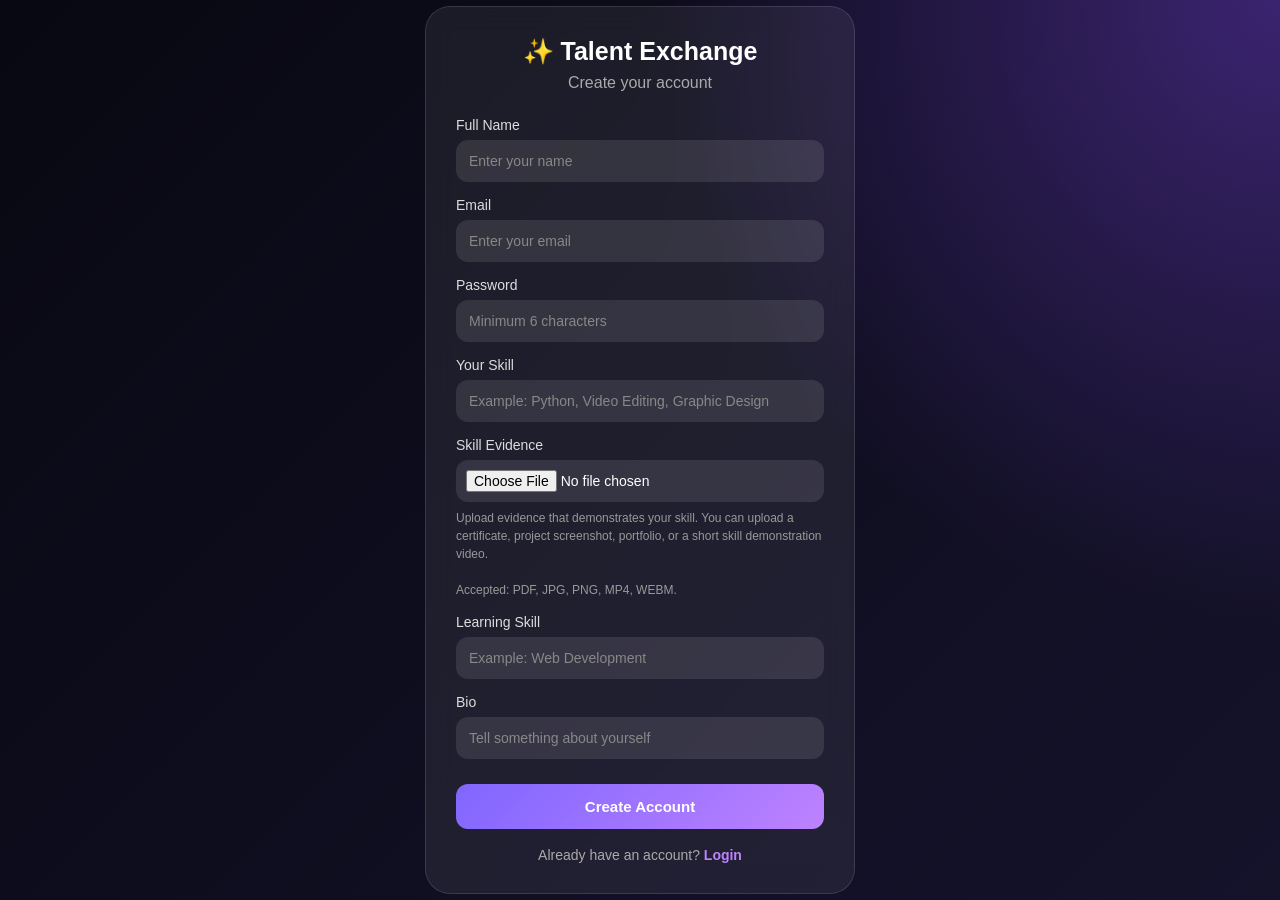
<file: register.html>
<!DOCTYPE html>
<html lang="en">

<head>

<meta charset="UTF-8">

<meta name="viewport"
      content="width=device-width, initial-scale=1.0">

<title>Register | Talent Exchange</title>

<style>

*{
    margin:0;
    padding:0;
    box-sizing:border-box;
    font-family:Arial,sans-serif;
}

body{

    min-height:100vh;

    display:flex;

    align-items:center;

    justify-content:center;

    color:white;

    background:
    radial-gradient(
        circle at top right,
        #3b2470,
        transparent 40%
    ),
    linear-gradient(
        135deg,
        #080812,
        #15132b
    );

}

.container{

    width:92%;

    max-width:430px;

    padding:30px;

    border-radius:25px;

    background:
    rgba(255,255,255,.07);

    border:
    1px solid rgba(255,255,255,.12);

    backdrop-filter:blur(15px);

}

.logo{

    text-align:center;

    font-size:25px;

    font-weight:bold;

    margin-bottom:8px;

}

.subtitle{

    text-align:center;

    color:#aaa;

    margin-bottom:25px;

}

.form-group{

    margin-bottom:15px;

}

label{

    display:block;

    margin-bottom:7px;

    font-size:14px;

    color:#ddd;

}

input{

    width:100%;

    padding:13px;

    border:none;

    outline:none;

    border-radius:12px;

    background:
    rgba(255,255,255,.1);

    color:white;

    font-size:14px;

}

input::placeholder{

    color:#888;

}

input[type="file"]{

    padding:10px;

    cursor:pointer;

}

.evidence-text{

    color:#999;

    font-size:12px;

    line-height:1.5;

    margin-top:7px;

}

button{

    width:100%;

    padding:14px;

    margin-top:10px;

    border:none;

    border-radius:12px;

    color:white;

    font-size:15px;

    font-weight:bold;

    cursor:pointer;

    background:
    linear-gradient(
        135deg,
        #8066ff,
        #bd82ff
    );

}

button:disabled{

    opacity:.6;

    cursor:not-allowed;

}

.login{

    text-align:center;

    margin-top:18px;

    color:#aaa;

    font-size:14px;

}

.login a{

    color:#bd82ff;

    text-decoration:none;

    font-weight:bold;

}

</style>

</head>

<body>


<div class="container">

    <div class="logo">
        ✨ Talent Exchange
    </div>

    <div class="subtitle">
        Create your account
    </div>


    <form id="registerForm">


        <div class="form-group">

            <label>Full Name</label>

            <input
                type="text"
                id="name"
                placeholder="Enter your name"
                required
            >

        </div>


        <div class="form-group">

            <label>Email</label>

            <input
                type="email"
                id="email"
                placeholder="Enter your email"
                required
            >

        </div>


        <div class="form-group">

            <label>Password</label>

            <input
                type="password"
                id="password"
                placeholder="Minimum 6 characters"
                required
            >

        </div>


        <div class="form-group">

            <label>Your Skill</label>

            <input
                type="text"
                id="skill"
                placeholder="Example: Python, Video Editing, Graphic Design"
                required
            >

        </div>


        <!-- SKILL EVIDENCE -->

        <div class="form-group">

            <label>
                Skill Evidence
            </label>

            <input
                type="file"
                id="skillEvidence"
                accept=".pdf,.jpg,.jpeg,.png,.mp4,.webm"
                required
            >

            <div class="evidence-text">

                Upload evidence that demonstrates your skill.
                You can upload a certificate, project screenshot,
                portfolio, or a short skill demonstration video.

                <br><br>

                Accepted: PDF, JPG, PNG, MP4, WEBM.

            </div>

        </div>


        <div class="form-group">

            <label>Learning Skill</label>

            <input
                type="text"
                id="learningSkill"
                placeholder="Example: Web Development"
            >

        </div>


        <div class="form-group">

            <label>Bio</label>

            <input
                type="text"
                id="bio"
                placeholder="Tell something about yourself"
            >

        </div>


        <button
            type="submit"
            id="registerButton"
        >
            Create Account
        </button>


    </form>


    <div class="login">

        Already have an account?

        <a href="login.html">
            Login
        </a>

    </div>

</div>


<script>

const BACKEND_URL =
    "https://talent-exchange-backend-p5wq.onrender.com";


const form =
    document.getElementById("registerForm");


form.addEventListener(
    "submit",
    registerUser
);


async function registerUser(event){

    event.preventDefault();


    const button =
        document.getElementById(
            "registerButton"
        );


    const name =
        document.getElementById(
            "name"
        ).value.trim();


    const email =
        document.getElementById(
            "email"
        ).value.trim().toLowerCase();


    const password =
        document.getElementById(
            "password"
        ).value;


    const skill =
        document.getElementById(
            "skill"
        ).value.trim();


    const learningSkill =
        document.getElementById(
            "learningSkill"
        ).value.trim();


    const bio =
        document.getElementById(
            "bio"
        ).value.trim();


    const skillEvidence =
        document.getElementById(
            "skillEvidence"
        );


    if(
        !name ||
        !email ||
        !password ||
        !skill
    ){

        alert(
            "Please fill all required fields."
        );

        return;

    }


    if(password.length < 6){

        alert(
            "Password must contain at least 6 characters."
        );

        return;

    }


    if(!skillEvidence.files.length){

        alert(
            "Please upload your Skill Evidence."
        );

        return;

    }


    const evidenceFile =
        skillEvidence.files[0];


    const maxFileSize =
        10 * 1024 * 1024;


    if(evidenceFile.size > maxFileSize){

        alert(
            "Skill Evidence file must be 10 MB or less."
        );

        return;

    }


    button.disabled = true;

    button.textContent =
        "Creating Account...";


    try{

        const formData =
            new FormData();


        formData.append(
            "name",
            name
        );


        formData.append(
            "email",
            email
        );


        formData.append(
            "password",
            password
        );


        formData.append(
            "skill",
            skill
        );


        formData.append(
            "learningSkill",
            learningSkill
        );


        formData.append(
            "bio",
            bio
        );


        formData.append(
            "skillEvidence",
            evidenceFile
        );


        const response =
            await fetch(

                BACKEND_URL +
                "/api/signup",

                {

                    method:"POST",

                    body:
                        formData

                }

            );


        const rawText =
            await response.text();


        console.log(
            "Backend response:",
            rawText
        );


        let result;


        try{

            result =
                JSON.parse(rawText);

        }
        catch(jsonError){

            throw new Error(
                "Backend response error. app.py needs to support Skill Evidence upload."
            );

        }


        if(!response.ok){

            throw new Error(
                result.message ||
                "Registration failed."
            );

        }


        if(result.success){

            alert(
                "Account created successfully! Your Skill Evidence will be reviewed."
            );


            window.location.href =
                "login.html";

        }
        else{

            throw new Error(
                result.message ||
                "Registration failed."
            );

        }

    }
    catch(error){

        console.error(
            "REGISTER ERROR:",
            error
        );


        alert(
            "❌ " +
            error.message
        );

    }
    finally{

        button.disabled =
            false;

        button.textContent =
            "Create Account";

    }

}

</script>


</body>

</html>
</file>
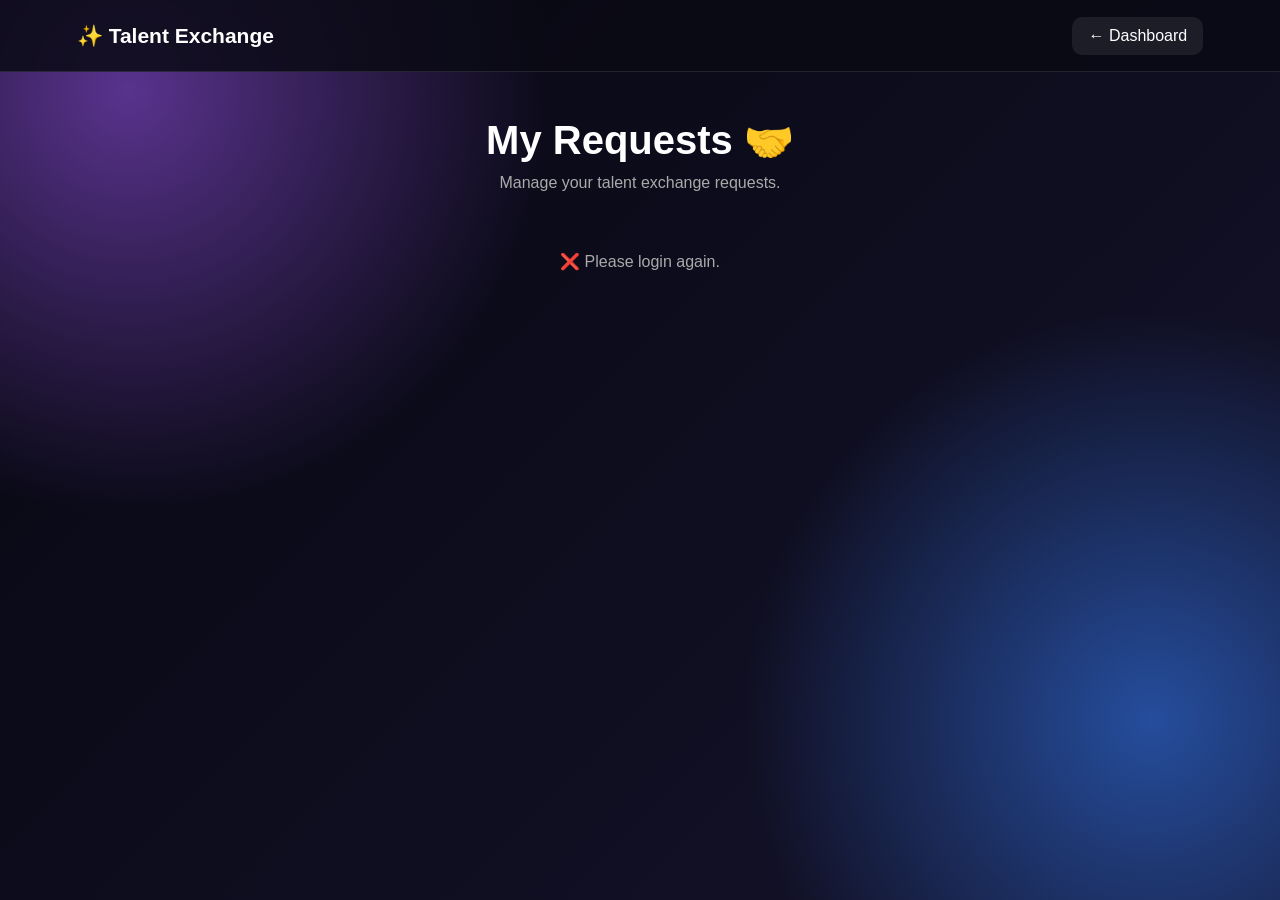
<file: requests.html>
<!DOCTYPE html>
<html lang="en">

<head>

<meta charset="UTF-8">

<meta
    name="viewport"
    content="width=device-width, initial-scale=1.0"
>

<title>My Requests | Talent Exchange</title>

<style>

*{
    margin:0;
    padding:0;
    box-sizing:border-box;
    font-family:Arial,sans-serif;
}

body{
    min-height:100vh;
    color:white;

    background:
    radial-gradient(circle at 10% 10%,#59338d,transparent 30%),
    radial-gradient(circle at 90% 80%,#254d9c,transparent 30%),
    linear-gradient(135deg,#070711,#15132b);
}

.navbar{
    min-height:72px;
    padding:15px 6%;

    display:flex;
    justify-content:space-between;
    align-items:center;

    background:rgba(10,10,20,.85);

    border-bottom:
    1px solid rgba(255,255,255,.1);
}

.logo{
    font-size:21px;
    font-weight:bold;
}

.back{
    color:white;
    text-decoration:none;

    padding:10px 16px;

    border-radius:10px;

    background:rgba(255,255,255,.08);
}

.container{
    width:90%;
    max-width:1000px;

    margin:45px auto;
}

.heading{
    text-align:center;
    margin-bottom:30px;
}

.heading h1{
    font-size:40px;
    margin-bottom:10px;
}

.heading p{
    color:#aaa;
}

.status{
    text-align:center;
    color:#aaa;
    padding:30px;
}

.requests{
    display:grid;
    gap:20px;
}

.card{
    padding:25px;

    border-radius:20px;

    background:rgba(255,255,255,.07);

    border:
    1px solid rgba(255,255,255,.1);
}

.avatar{
    width:55px;
    height:55px;

    display:flex;
    align-items:center;
    justify-content:center;

    border-radius:50%;

    font-size:24px;

    margin-bottom:15px;

    background:
    linear-gradient(135deg,#8066ff,#bd82ff);
}

.card h2{
    margin-bottom:7px;
}

.email{
    color:#999;
    font-size:13px;
    margin-bottom:15px;
}

.skill{
    display:inline-block;

    padding:7px 12px;

    border-radius:20px;

    color:#d7caff;

    background:rgba(130,100,255,.2);

    margin-bottom:18px;
}

.status-badge{
    display:inline-block;

    padding:7px 12px;

    border-radius:20px;

    background:rgba(255,255,255,.08);

    color:#ccc;

    margin-bottom:18px;
}

.buttons{
    display:flex;
    gap:10px;
}

button{
    flex:1;

    padding:13px;

    border:none;

    border-radius:11px;

    color:white;

    font-weight:bold;

    cursor:pointer;
}

.accept{
    background:
    linear-gradient(90deg,#3bbf72,#5bd98d);
}

.reject{
    background:
    linear-gradient(90deg,#d94d5b,#ef7180);
}

button:disabled{
    opacity:.6;
    cursor:not-allowed;
}

.success{
    display:none;

    padding:14px;

    margin-bottom:20px;

    text-align:center;

    border-radius:12px;

    color:#9be6a5;

    background:rgba(70,200,120,.15);
}

.error{
    display:none;

    padding:14px;

    margin-bottom:20px;

    text-align:center;

    border-radius:12px;

    color:#ff9b9b;

    background:rgba(220,60,70,.15);
}

@media(max-width:700px){

    .heading h1{
        font-size:32px;
    }

    .buttons{
        flex-direction:column;
    }

}

</style>

</head>


<body>


<nav class="navbar">

    <div class="logo">
        ✨ Talent Exchange
    </div>

    <a
        href="dashboard.html"
        class="back"
    >
        ← Dashboard
    </a>

</nav>


<main class="container">


    <div class="heading">

        <h1>
            My Requests 🤝
        </h1>

        <p>
            Manage your talent exchange requests.
        </p>

    </div>


    <div
        id="success"
        class="success"
    ></div>


    <div
        id="error"
        class="error"
    ></div>


    <div
        id="status"
        class="status"
    >
        🔄 Loading requests...
    </div>


    <div
        id="requests"
        class="requests"
    ></div>


</main>


<script>


// =====================================================
// BACKEND
// =====================================================

const BACKEND_URL =
"https://talent-exchange-backend-p5wq.onrender.com";


// =====================================================
// CURRENT USER
// =====================================================

let currentUser = null;


// =====================================================
// GET CURRENT USER
// =====================================================

function getCurrentUser(){

    try{

        const profile =
            JSON.parse(
                localStorage.getItem(
                    "userProfile"
                ) || "null"
            );


        if(profile){

            return profile;

        }


        // Backup localStorage names

        const user =
            JSON.parse(
                localStorage.getItem(
                    "user"
                ) || "null"
            );


        return user || {};

    }

    catch(error){

        console.error(
            "USER ERROR:",
            error
        );

        return {};

    }

}


// =====================================================
// LOAD REQUESTS
// =====================================================

async function loadRequests(){

    const status =
        document.getElementById(
            "status"
        );


    const container =
        document.getElementById(
            "requests"
        );


    currentUser =
        getCurrentUser();


    console.log(
        "CURRENT USER:",
        currentUser
    );


    if(
        !currentUser ||
        !currentUser.id
    ){

        status.innerHTML =
            "❌ Please login again.";

        return;

    }


    try{

        status.innerHTML =
            "🔄 Loading requests...";


        container.innerHTML =
            "";


        /*
        IMPORTANT:

        New backend endpoint:

        /api/requests/user/<user_id>

        */

        const response =
            await fetch(

                BACKEND_URL +
                "/api/requests/user/" +
                encodeURIComponent(
                    currentUser.id
                )

            );


        const data =
            await response.json();


        console.log(
            "REQUEST RESPONSE:",
            data
        );


        if(!response.ok){

            throw new Error(
                data.message ||
                "Failed to load requests."
            );

        }


        const requests =
            Array.isArray(
                data.requests
            )
            ? data.requests
            : [];


        if(
            requests.length === 0
        ){

            status.innerHTML =
                "📭 No requests yet.";

            return;

        }


        status.innerHTML =
            "";


        requests.forEach(
            function(req){

                displayRequest(req);

            }
        );


    }

    catch(error){

        console.error(
            "LOAD REQUEST ERROR:",
            error
        );


        status.innerHTML =
            "❌ " +
            error.message;

    }

}


// =====================================================
// DISPLAY REQUEST
// =====================================================

function displayRequest(req){

    const container =
        document.getElementById(
            "requests"
        );


    const isReceiver =
        Number(
            req.receiver_id
        ) === Number(
            currentUser.id
        );


    const otherName =
        isReceiver
        ? req.sender_name
        : req.receiver_name;


    const otherEmail =
        isReceiver
        ? req.sender_email
        : req.receiver_email;


    const card =
        document.createElement(
            "div"
        );


    card.className =
        "card";


    const initial =
        (
            otherName ||
            "?"
        )
        .charAt(0)
        .toUpperCase();


    let buttons = "";


    // =================================================
    // ONLY RECEIVER CAN ACCEPT / REJECT
    // =================================================

    if(
        isReceiver &&
        req.status === "pending"
    ){

        buttons = `

            <div class="buttons">

                <button
                    class="accept"
                    onclick="
                        acceptRequest(
                            ${req.id},
                            this
                        )
                    "
                >

                    ✓ Accept

                </button>


                <button
                    class="reject"
                    onclick="
                        rejectRequest(
                            ${req.id},
                            this
                        )
                    "
                >

                    ✕ Reject

                </button>

            </div>

        `;

    }


    // =================================================
    // SENT REQUEST
    // =================================================

    if(
        !isReceiver &&
        req.status === "pending"
    ){

        buttons = `

            <div class="status-badge">

                ⏳ Waiting for response

            </div>

        `;

    }


    // =================================================
    // ACCEPTED
    // =================================================

    if(
        req.status === "accepted"
    ){

        buttons = `

            <div class="status-badge">

                ✅ Connected

            </div>

        `;

    }


    // =================================================
    // REJECTED
    // =================================================

    if(
        req.status === "rejected"
    ){

        buttons = `

            <div class="status-badge">

                ❌ Request rejected

            </div>

        `;

    }


    card.innerHTML = `

        <div class="avatar">

            ${escapeHTML(initial)}

        </div>


        <h2>

            ${escapeHTML(
                otherName ||
                "Unknown User"
            )}

        </h2>


        <div class="email">

            ${escapeHTML(
                otherEmail ||
                ""
            )}

        </div>


        <div class="skill">

            🛠️
            ${escapeHTML(
                req.skill ||
                "Skill"
            )}

        </div>


        <br>


        <div class="status-badge">

            Status:
            ${escapeHTML(
                req.status ||
                "pending"
            )}

        </div>


        ${buttons}

    `;


    container.appendChild(
        card
    );

}


// =====================================================
// ACCEPT REQUEST
// =====================================================

async function acceptRequest(
    requestId,
    button
){

    const parent =
        button.closest(
            ".buttons"
        );


    const buttons =
        parent.querySelectorAll(
            "button"
        );


    buttons.forEach(
        function(btn){

            btn.disabled =
                true;

        }
    );


    button.textContent =
        "Accepting...";


    try{

        /*
        IMPORTANT:

        Backend endpoint:

        POST
        /api/requests/<request_id>/accept

        */

        const response =
            await fetch(

                BACKEND_URL +
                "/api/requests/" +
                requestId +
                "/accept",

                {

                    method:
                    "POST",

                    headers:{
                        "Content-Type":
                        "application/json"
                    }

                }

            );


        const data =
            await response.json();


        console.log(
            "ACCEPT RESPONSE:",
            data
        );


        if(!response.ok){

            throw new Error(
                data.message ||
                "Unable to accept request."
            );

        }


        showSuccess(
            "✅ Request accepted successfully!"
        );


        setTimeout(
            function(){

                loadRequests();

            },
            500
        );


    }

    catch(error){

        console.error(
            "ACCEPT ERROR:",
            error
        );


        showError(
            "❌ " +
            error.message
        );


        buttons.forEach(
            function(btn){

                btn.disabled =
                    false;

            }
        );


        button.textContent =
            "✓ Accept";

    }

}


// =====================================================
// REJECT REQUEST
// =====================================================

async function rejectRequest(
    requestId,
    button
){

    const parent =
        button.closest(
            ".buttons"
        );


    const buttons =
        parent.querySelectorAll(
            "button"
        );


    buttons.forEach(
        function(btn){

            btn.disabled =
                true;

        }
    );


    button.textContent =
        "Rejecting...";


    try{

        const response =
            await fetch(

                BACKEND_URL +
                "/api/requests/" +
                requestId +
                "/reject",

                {

                    method:
                    "POST",

                    headers:{
                        "Content-Type":
                        "application/json"
                    }

                }

            );


        const data =
            await response.json();


        console.log(
            "REJECT RESPONSE:",
            data
        );


        if(!response.ok){

            throw new Error(
                data.message ||
                "Unable to reject request."
            );

        }


        showSuccess(
            "❌ Request rejected."
        );


        setTimeout(
            function(){

                loadRequests();

            },
            500
        );


    }

    catch(error){

        console.error(
            "REJECT ERROR:",
            error
        );


        showError(
            "❌ " +
            error.message
        );


        buttons.forEach(
            function(btn){

                btn.disabled =
                    false;

            }
        );


        button.textContent =
            "✕ Reject";

    }

}


// =====================================================
// SUCCESS
// =====================================================

function showSuccess(
    text
){

    const box =
        document.getElementById(
            "success"
        );


    box.textContent =
        text;


    box.style.display =
        "block";


    setTimeout(
        function(){

            box.style.display =
                "none";

        },
        3000
    );

}


// =====================================================
// ERROR
// =====================================================

function showError(
    text
){

    const box =
        document.getElementById(
            "error"
        );


    box.textContent =
        text;


    box.style.display =
        "block";


    setTimeout(
        function(){

            box.style.display =
                "none";

        },
        4000
    );

}


// =====================================================
// HTML SAFETY
// =====================================================

function escapeHTML(
    value
){

    return String(
        value
    )

    .replace(
        /&/g,
        "&amp;"
    )

    .replace(
        /</g,
        "&lt;"
    )

    .replace(
        />/g,
        "&gt;"
    )

    .replace(
        /"/g,
        "&quot;"
    )

    .replace(
        /'/g,
        "&#039;"
    );

}


// =====================================================
// START
// =====================================================

document.addEventListener(
    "DOMContentLoaded",
    function(){

        loadRequests();

    }
);

</script>

</body>

</html>
</file>
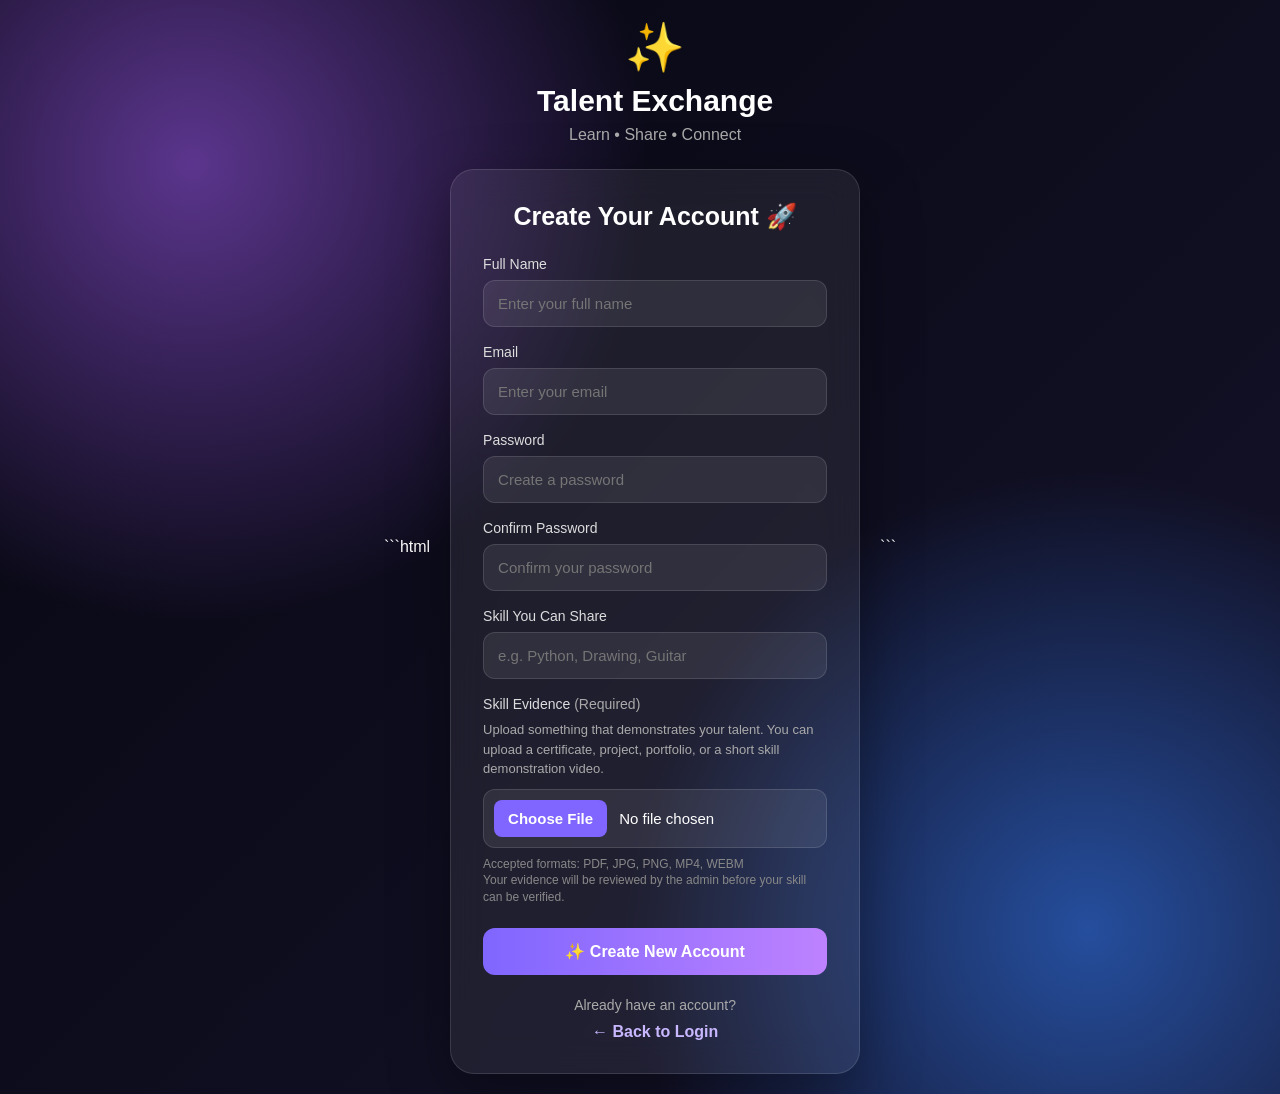
<file: signup.html>
```html
<!DOCTYPE html>
<html lang="en">

<head>

<meta charset="UTF-8">
<meta name="viewport" content="width=device-width, initial-scale=1.0">

<title>Create Account | Talent Exchange</title>

<style>

*{
    margin:0;
    padding:0;
    box-sizing:border-box;
    font-family:Arial,sans-serif;
}

body{
    min-height:100vh;
    display:flex;
    align-items:center;
    justify-content:center;
    color:white;

    background:
    radial-gradient(circle at 15% 15%,#5b358d,transparent 32%),
    radial-gradient(circle at 85% 85%,#254e9d,transparent 32%),
    linear-gradient(135deg,#070711,#15132b);
}

.signup-container{
    width:90%;
    max-width:450px;
    padding:20px;
}

.logo{
    text-align:center;
    margin-bottom:25px;
}

.logo-icon{
    font-size:48px;
    margin-bottom:8px;
}

.logo h1{
    font-size:30px;
}

.logo p{
    color:#aaa;
    margin-top:8px;
}

.signup-card{
    padding:32px;
    border-radius:24px;

    background:rgba(255,255,255,0.07);
    border:1px solid rgba(255,255,255,0.12);

    backdrop-filter:blur(18px);

    box-shadow:0 20px 60px rgba(0,0,0,0.35);
}

.signup-card h2{
    text-align:center;
    margin-bottom:25px;
    font-size:25px;
}

.input-group{
    margin-bottom:17px;
}

.input-group label{
    display:block;
    margin-bottom:8px;
    color:#ddd;
    font-size:14px;
}

.input-group input{
    width:100%;
    padding:14px;

    border-radius:12px;
    border:1px solid rgba(255,255,255,0.12);

    outline:none;

    color:white;
    background:rgba(255,255,255,0.08);

    font-size:15px;
}

.input-group input:focus{
    border-color:#a786ff;
    background:rgba(255,255,255,0.11);
}


/* =========================
   SKILL EVIDENCE
========================= */

.skill-evidence-text{
    color:#aaa;
    font-size:13px;
    line-height:1.5;
    margin-bottom:10px;
}

.skill-evidence-note{
    color:#888;
    font-size:12px;
    margin-top:8px;
    line-height:1.4;
}

.skill-evidence-input{
    width:100% !important;

    padding:10px !important;

    border-radius:12px !important;

    border:1px solid rgba(255,255,255,0.12) !important;

    color:white !important;

    background:rgba(255,255,255,0.08) !important;

    cursor:pointer;

    font-size:14px;
}


/* FILE BUTTON */

.skill-evidence-input::file-selector-button{

    padding:10px 14px;

    margin-right:12px;

    border:none;

    border-radius:8px;

    background:#8066ff;

    color:white;

    font-weight:bold;

    cursor:pointer;

    transition:0.2s;

}

.skill-evidence-input::file-selector-button:hover{

    background:#9a83ff;

}


/* =========================
   CREATE BUTTON
========================= */

.create-btn{
    width:100%;
    padding:14px;
    margin-top:5px;

    border:none;
    border-radius:12px;

    color:white;
    font-size:16px;
    font-weight:bold;

    cursor:pointer;

    background:
        linear-gradient(
            90deg,
            #8066ff,
            #bd82ff
        );

    transition:0.3s;
}

.create-btn:hover{
    transform:translateY(-2px);

    box-shadow:
        0 8px 25px rgba(128,102,255,0.3);
}

.create-btn:disabled{
    opacity:0.6;
    cursor:not-allowed;
}


/* =========================
   MESSAGES
========================= */

.message{
    display:none;

    margin-bottom:15px;
    padding:13px;

    border-radius:10px;

    text-align:center;

    font-size:14px;
    line-height:1.5;
}

.error{
    color:#ffb0b0;

    background:
        rgba(255,70,70,0.15);
}

.success{
    color:#a8f0b0;

    background:
        rgba(70,200,120,0.15);
}


/* =========================
   LOGIN
========================= */

.login-text{
    text-align:center;

    margin-top:22px;

    color:#aaa;
    font-size:14px;
}

.login-link{
    display:block;

    margin-top:10px;

    text-align:center;

    color:#c9b7ff;

    text-decoration:none;

    font-weight:bold;
}

.login-link:hover{
    text-decoration:underline;
}


/* =========================
   MOBILE
========================= */

@media(max-width:500px){

    .signup-card{
        padding:25px 20px;
    }

    .logo h1{
        font-size:26px;
    }

}

</style>

</head>


<body>


<div class="signup-container">


    <!-- LOGO -->

    <div class="logo">

        <div class="logo-icon">
            ✨
        </div>

        <h1>
            Talent Exchange
        </h1>

        <p>
            Learn • Share • Connect
        </p>

    </div>


    <!-- SIGNUP CARD -->

    <div class="signup-card">


        <h2>
            Create Your Account 🚀
        </h2>


        <!-- ERROR -->

        <div
            id="errorMessage"
            class="message error">
        </div>


        <!-- SUCCESS -->

        <div
            id="successMessage"
            class="message success">
        </div>


        <!-- SIGNUP FORM -->

        <form id="signupForm">


            <!-- FULL NAME -->

            <div class="input-group">

                <label>
                    Full Name
                </label>

                <input
                    type="text"
                    id="name"
                    placeholder="Enter your full name"
                    required>

            </div>


            <!-- EMAIL -->

            <div class="input-group">

                <label>
                    Email
                </label>

                <input
                    type="email"
                    id="email"
                    placeholder="Enter your email"
                    required>

            </div>


            <!-- PASSWORD -->

            <div class="input-group">

                <label>
                    Password
                </label>

                <input
                    type="password"
                    id="password"
                    placeholder="Create a password"
                    minlength="6"
                    required>

            </div>


            <!-- CONFIRM PASSWORD -->

            <div class="input-group">

                <label>
                    Confirm Password
                </label>

                <input
                    type="password"
                    id="confirmPassword"
                    placeholder="Confirm your password"
                    minlength="6"
                    required>

            </div>


            <!-- SKILL -->

            <div class="input-group">

                <label>
                    Skill You Can Share
                </label>

                <input
                    type="text"
                    id="skill"
                    placeholder="e.g. Python, Drawing, Guitar"
                    required>

            </div>


            <!-- SKILL EVIDENCE -->

            <div class="input-group">

                <label>
                    Skill Evidence
                    <span style="color:#aaa;">
                        (Required)
                    </span>
                </label>

                <p class="skill-evidence-text">

                    Upload something that demonstrates
                    your talent.

                    You can upload a certificate,
                    project, portfolio, or a short
                    skill demonstration video.

                </p>


                <input
                    type="file"
                    id="skillEvidence"
                    class="skill-evidence-input"
                    accept=".pdf,.jpg,.jpeg,.png,.mp4,.webm"
                    required>


                <p class="skill-evidence-note">

                    Accepted formats:
                    PDF, JPG, PNG, MP4, WEBM

                    <br>

                    Your evidence will be reviewed
                    by the admin before your skill
                    can be verified.

                </p>

            </div>


            <!-- CREATE ACCOUNT -->

            <button
                type="submit"
                class="create-btn"
                id="createButton">

                ✨ Create New Account

            </button>


        </form>


        <!-- LOGIN -->

        <div class="login-text">

            Already have an account?

        </div>


        <a
            href="login.html"
            class="login-link">

            ← Back to Login

        </a>


    </div>

</div>


<script>

/* ==========================================
   BACKEND
========================================== */

const BACKEND_URL =
    "https://talent-exchange-backend-p5wq.onrender.com";


/* ==========================================
   SIGNUP FORM
========================================== */

document
.getElementById("signupForm")
.addEventListener(
    "submit",
    async function(event){

        event.preventDefault();


        /* ==============================
           GET FORM VALUES
        ============================== */

        const name =
            document
            .getElementById("name")
            .value
            .trim();


        const email =
            document
            .getElementById("email")
            .value
            .trim();


        const password =
            document
            .getElementById("password")
            .value;


        const confirmPassword =
            document
            .getElementById("confirmPassword")
            .value;


        const skill =
            document
            .getElementById("skill")
            .value
            .trim();


        const skillEvidence =
            document
            .getElementById("skillEvidence");


        const errorMessage =
            document
            .getElementById("errorMessage");


        const successMessage =
            document
            .getElementById("successMessage");


        const createButton =
            document
            .getElementById("createButton");


        /* ==============================
           HIDE OLD MESSAGES
        ============================== */

        errorMessage.style.display =
            "none";

        successMessage.style.display =
            "none";


        /* ==============================
           PASSWORD CHECK
        ============================== */

        if(
            password !==
            confirmPassword
        ){

            errorMessage.textContent =
                "❌ Passwords do not match.";

            errorMessage.style.display =
                "block";

            return;

        }


        /* ==============================
           PASSWORD LENGTH
        ============================== */

        if(
            password.length < 6
        ){

            errorMessage.textContent =
                "❌ Password must contain at least 6 characters.";

            errorMessage.style.display =
                "block";

            return;

        }


        /* ==============================
           SKILL CHECK
        ============================== */

        if(
            !skill
        ){

            errorMessage.textContent =
                "❌ Please enter the skill you can share.";

            errorMessage.style.display =
                "block";

            return;

        }


        /* ==============================
           EVIDENCE CHECK
        ============================== */

        if(
            !skillEvidence.files.length
        ){

            errorMessage.textContent =
                "❌ Please upload your skill evidence.";

            errorMessage.style.display =
                "block";

            return;

        }


        const evidenceFile =
            skillEvidence.files[0];


        /* ==============================
           ALLOWED FILE TYPES
        ============================== */

        const allowedTypes = [

            "application/pdf",

            "image/jpeg",

            "image/png",

            "video/mp4",

            "video/webm"

        ];


        if(
            !allowedTypes
            .includes(
                evidenceFile.type
            )
        ){

            errorMessage.textContent =
                "❌ Please upload a PDF, JPG, PNG, MP4 or WEBM file.";

            errorMessage.style.display =
                "block";

            return;

        }


        /* ==============================
           FILE SIZE LIMIT
        ============================== */

        const maxFileSize =
            10 * 1024 * 1024;


        if(
            evidenceFile.size >
            maxFileSize
        ){

            errorMessage.textContent =
                "❌ File size must be 10 MB or less.";

            errorMessage.style.display =
                "block";

            return;

        }


        /* ==============================
           LOADING
        ============================== */

        createButton.disabled =
            true;

        createButton.textContent =
            "Creating Account...";


        try{


            /* ==========================
               FORM DATA
            ========================== */

            const formData =
                new FormData();


            formData.append(
                "name",
                name
            );


            formData.append(
                "email",
                email
            );


            formData.append(
                "password",
                password
            );


            formData.append(
                "skill",
                skill
            );


            formData.append(
                "learning_skill",
                ""
            );


            formData.append(
                "bio",
                ""
            );


            formData.append(
                "skillEvidence",
                evidenceFile
            );


            /* ==========================
               SEND TO BACKEND
            ========================== */

            const response =
                await fetch(
                    BACKEND_URL +
                    "/api/signup",
                    {
                        method:
                            "POST",

                        body:
                            formData
                    }
                );


            /* ==========================
               READ RESPONSE
            ========================== */

            const result =
                await response.json();


            /* ==========================
               CHECK RESPONSE
            ========================== */

            if(
                !response.ok
            ){

                throw new Error(

                    result.message ||
                    "Account creation failed."

                );

            }


            /* ==========================
               SAVE LOCAL PROFILE
            ========================== */

            localStorage.setItem(

                "userProfile",

                JSON.stringify({

                    name:
                        name,

                    email:
                        email,

                    skill:
                        skill,

                    learningSkill:
                        "",

                    bio:
                        ""

                })

            );


            /* ==========================
               SUCCESS
            ========================== */

            successMessage.innerHTML =

                "✅ Account created successfully!<br>" +

                "Your skill evidence will be reviewed by the admin.";

            successMessage.style.display =
                "block";


            createButton.textContent =
                "Account Created ✓";


            /* ==========================
               REDIRECT
            ========================== */

            setTimeout(
                function(){

                    window.location.href =
                        "login.html";

                },
                2500
            );


        }

        catch(error){

            console.error(
                "Signup Error:",
                error
            );


            errorMessage.textContent =
                "❌ " +
                (
                    error.message ||
                    "Unable to connect to server."
                );


            errorMessage.style.display =
                "block";


            createButton.disabled =
                false;


            createButton.textContent =
                "✨ Create New Account";

        }

    }
);

</script>


</body>

</html>
```
</file>
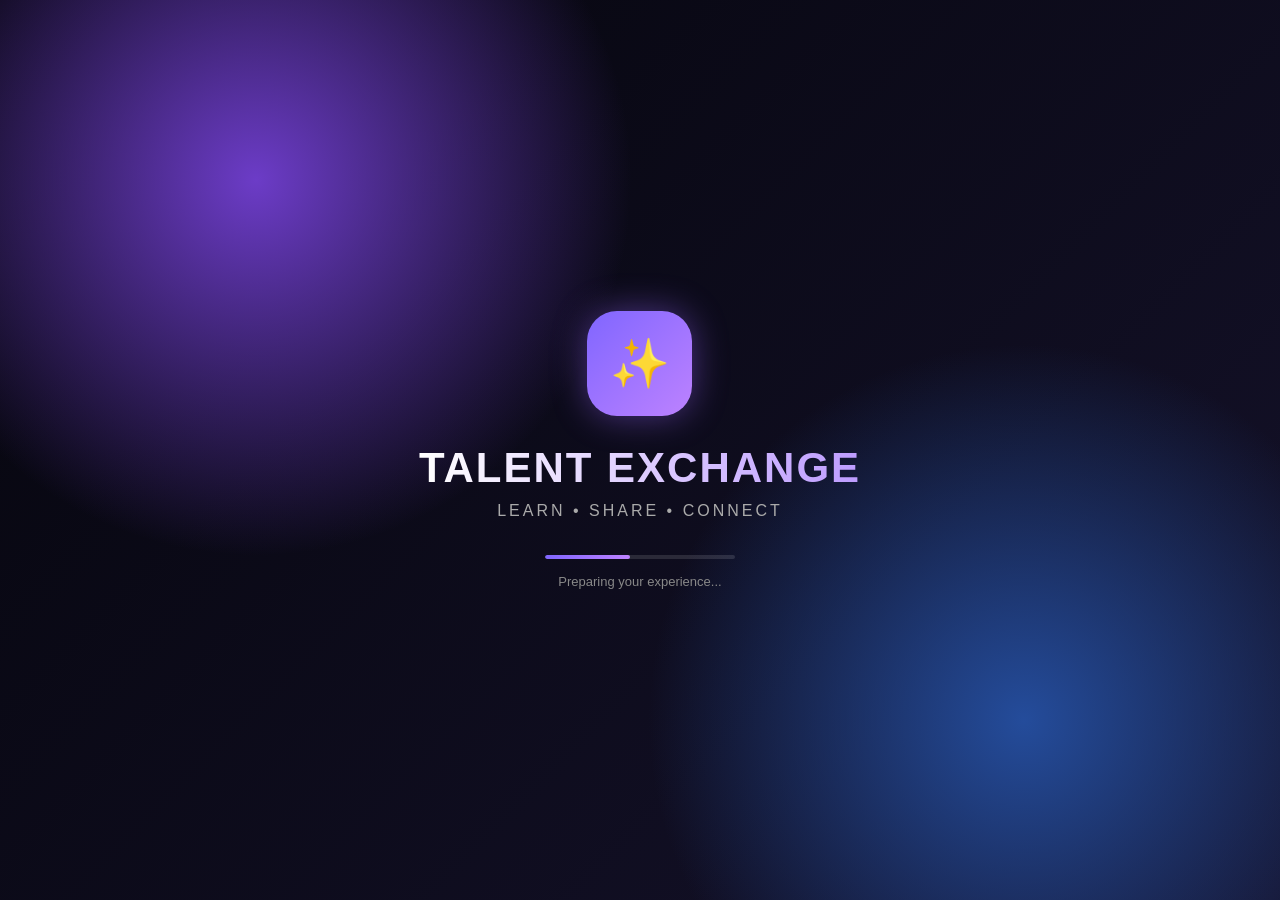
<file: splash.html>
<!DOCTYPE html>
<html lang="en">
<head>
    <meta charset="UTF-8">
    <meta name="viewport" content="width=device-width, initial-scale=1.0">

    <title>Talent Exchange</title>

    <style>
        * {
            margin: 0;
            padding: 0;
            box-sizing: border-box;
            font-family: Arial, sans-serif;
        }

        body {
            min-height: 100vh;
            overflow: hidden;

            display: flex;
            align-items: center;
            justify-content: center;

            color: white;

            background:
                radial-gradient(circle at 20% 20%, #6c3cc7, transparent 30%),
                radial-gradient(circle at 80% 80%, #244c9b, transparent 30%),
                linear-gradient(135deg, #05050c, #15122b);
        }

        .splash {
            text-align: center;
            animation: appear 1.2s ease;
        }

        .logo {
            width: 105px;
            height: 105px;

            margin: auto;

            display: flex;
            align-items: center;
            justify-content: center;

            border-radius: 30px;

            font-size: 48px;

            background: linear-gradient(
                135deg,
                #8066ff,
                #bd82ff
            );

            box-shadow:
                0 0 35px rgba(150,100,255,0.45);

            animation: float 2s ease-in-out infinite;
        }

        h1 {
            margin-top: 28px;

            font-size: 42px;
            letter-spacing: 2px;

            background: linear-gradient(
                90deg,
                #ffffff,
                #bd9cff
            );

            -webkit-background-clip: text;
            color: transparent;
        }

        .tagline {
            margin-top: 10px;

            color: #aaa;

            font-size: 16px;
            letter-spacing: 3px;
        }

        .loader {
            width: 190px;
            height: 4px;

            margin: 35px auto 15px;

            overflow: hidden;

            border-radius: 10px;

            background: rgba(255,255,255,0.12);
        }

        .loader span {
            display: block;

            width: 45%;
            height: 100%;

            border-radius: 10px;

            background: linear-gradient(
                90deg,
                #8066ff,
                #bd82ff
            );

            animation: loading 1.5s infinite;
        }

        .loading-text {
            color: #888;
            font-size: 13px;
        }

        @keyframes appear {

            from {
                opacity: 0;
                transform: scale(0.9);
            }

            to {
                opacity: 1;
                transform: scale(1);
            }

        }

        @keyframes float {

            0%, 100% {
                transform: translateY(0);
            }

            50% {
                transform: translateY(-8px);
            }

        }

        @keyframes loading {

            0% {
                transform: translateX(-100%);
            }

            100% {
                transform: translateX(330%);
            }

        }
    </style>
</head>

<body>

    <div class="splash">

        <div class="logo">
            ✨
        </div>

        <h1>
            TALENT EXCHANGE
        </h1>

        <p class="tagline">
            LEARN • SHARE • CONNECT
        </p>

        <div class="loader">
            <span></span>
        </div>

        <p class="loading-text">
            Preparing your experience...
        </p>

    </div>


    <script>

        setTimeout(function() {

            window.location.href = "login.html";

        }, 3000);

    </script>

</body>
</html>
</file>
<file: talent exchange/style.css>
* {
    margin: 0;
    padding: 0;
    box-sizing: border-box;
}

html {
    scroll-behavior: smooth;
}

body {
    font-family: Arial, sans-serif;
    background: #08080d;
    color: white;
    overflow-x: hidden;
}

/* NAVBAR */

.navbar {
    height: 75px;
    display: flex;
    align-items: center;
    justify-content: space-between;
    padding: 0 7%;
    border-bottom: 1px solid rgba(255,255,255,0.08);
    backdrop-filter: blur(20px);
    position: sticky;
    top: 0;
    z-index: 100;
    background: rgba(8,8,13,0.8);
}

.logo {
    font-size: 20px;
    font-weight: bold;
}

.logo span {
    font-size: 28px;
    margin-right: 8px;
}

.nav-links {
    display: flex;
    align-items: center;
    gap: 35px;
}

.nav-links a {
    color: #aaa;
    text-decoration: none;
    transition: 0.3s;
}

.nav-links a:hover {
    color: white;
}

.login-btn,
.mobile-menu button {
    border: 1px solid rgba(255,255,255,0.2);
    background: rgba(255,255,255,0.06);
    color: white;
    padding: 10px 22px;
    border-radius: 25px;
    cursor: pointer;
}

.menu-btn {
    display: none;
    background: none;
    border: none;
    color: white;
    font-size: 25px;
}

/* MOBILE MENU */

.mobile-menu {
    display: none;
}

/* HERO */

.hero {
    min-height: 650px;
    padding: 90px 7%;
    display: flex;
    align-items: center;
    justify-content: space-between;
    gap: 60px;
    position: relative;
}

.hero::before {
    content: "";
    position: absolute;
    width: 500px;
    height: 500px;
    background: #6c4cff;
    filter: blur(180px);
    opacity: 0.2;
    top: 50px;
    left: -200px;
}

.hero-content {
    max-width: 650px;
    z-index: 2;
}

.badge {
    display: inline-block;
    padding: 9px 17px;
    border-radius: 30px;
    background: rgba(255,255,255,0.07);
    border: 1px solid rgba(255,255,255,0.1);
    color: #c9c2ff;
    margin-bottom: 25px;
}

.hero h1 {
    font-size: clamp(45px, 6vw, 78px);
    line-height: 1.02;
    letter-spacing: -3px;
}

.hero h1 span,
.cta h2 span {
    color: #9d8cff;
}

.hero p {
    color: #999;
    font-size: 18px;
    line-height: 1.7;
    margin: 25px 0;
    max-width: 570px;
}

.hero-buttons {
    display: flex;
    gap: 15px;
}

.primary-btn,
.secondary-btn {
    padding: 15px 25px;
    border-radius: 30px;
    font-size: 15px;
    cursor: pointer;
    transition: 0.3s;
}

.primary-btn {
    background: white;
    color: black;
    border: none;
    font-weight: bold;
}

.primary-btn:hover {
    transform: translateY(-3px);
}

.secondary-btn {
    background: transparent;
    color: white;
    border: 1px solid #333;
}

.trust {
    display: flex;
    align-items: center;
    gap: 15px;
    margin-top: 35px;
}

.trust p {
    margin: 0;
    font-size: 13px;
}

.avatars {
    display: flex;
}

.avatars div {
    width: 35px;
    height: 35px;
    border-radius: 50%;
    background: #222;
    display: grid;
    place-items: center;
    margin-left: -7px;
    border: 2px solid #08080d;
}

/* HERO CARD */

.hero-card {
    width: 390px;
    position: relative;
}

.profile-card {
    padding: 30px;
    border-radius: 25px;
    background: rgba(255,255,255,0.06);
    border: 1px solid rgba(255,255,255,0.12);
    backdrop-filter: blur(20px);
    box-shadow: 0 30px 80px rgba(0,0,0,0.4);
}

.profile-top {
    display: flex;
    align-items: center;
    gap: 14px;
}

.profile-avatar {
    width: 55px;
    height: 55px;
    border-radius: 50%;
    background: #222;
    display: grid;
    place-items: center;
    font-size: 25px;
}

.profile-top h3 {
    font-size: 17px;
}

.profile-top p {
    font-size: 12px;
    margin: 4px 0;
    color: #888;
}

.online {
    margin-left: auto;
    color: #55e88a;
    font-size: 10px;
}

.skills {
    display: flex;
    gap: 8px;
    flex-wrap: wrap;
    margin: 25px 0;
}

.skills span {
    padding: 7px 11px;
    border-radius: 20px;
    background: rgba(255,255,255,0.08);
    font-size: 11px;
}

.exchange {
    display: flex;
    align-items: center;
    justify-content: space-between;
    border-top: 1px solid #292929;
    border-bottom: 1px solid #292929;
    padding: 20px 0;
}

.exchange small {
    display: block;
    color: #777;
    font-size: 9px;
    margin-bottom: 5px;
}

.exchange strong {
    font-size: 13px;
}

.swap {
    font-size: 22px;
    color: #9d8cff;
}

.connect-btn {
    width: 100%;
    margin-top: 20px;
    padding: 13px;
    border: none;
    border-radius: 15px;
    background: rgba(157,140,255,0.15);
    color: #cfc8ff;
}

.floating-card {
    position: absolute;
    padding: 14px 18px;
    border-radius: 15px;
    background: #16161e;
    border: 1px solid #292938;
    box-shadow: 0 15px 40px rgba(0,0,0,0.4);
    z-index: 3;
}

.floating-card strong {
    display: block;
    margin-top: 5px;
}

.floating-card small {
    display: block;
    color: #888;
    margin-top: 4px;
    font-size: 10px;
}

.top-card {
    top: -35px;
    right: -35px;
}

.bottom-card {
    bottom: -30px;
    left: -35px;
}

/* SECTIONS */

.features,
.how {
    padding: 110px 7%;
}

.section-title {
    max-width: 700px;
    margin-bottom: 55px;
}

.section-title span {
    color: #9d8cff;
    font-size: 12px;
    letter-spacing: 2px;
}

.section-title h2 {
    font-size: 45px;
    margin-top: 15px;
    line-height: 1.1;
}

.section-title strong {
    color: #9d8cff;
}

.feature-grid {
    display: grid;
    grid-template-columns: repeat(4, 1fr);
    gap: 18px;
}

.feature-card {
    padding: 30px;
    min-height: 230px;
    border: 1px solid #222;
    border-radius: 20px;
    background: rgba(255,255,255,0.025);
    transition: 0.3s;
}

.feature-card:hover {
    transform: translateY(-7px);
    border-color: #555;
}

.feature-icon {
    font-size: 30px;
    margin-bottom: 30px;
}

.feature-card h3 {
    margin-bottom: 12px;
}

.feature-card p,
.step p {
    color: #888;
    line-height: 1.6;
    font-size: 14px;
}

/* STEPS */

.steps {
    display: grid;
    grid-template-columns: repeat(3, 1fr);
    gap: 20px;
}

.step {
    padding: 35px;
    border-top: 1px solid #333;
}

.step-number {
    color: #9d8cff;
    font-size: 13px;
    margin-bottom: 40px;
}

.step h3 {
    margin-bottom: 12px;
}

/* CTA */

.cta {
    text-align: center;
    padding: 120px 20px;
    background: rgba(255,255,255,0.025);
}

.cta h2 {
    font-size: clamp(38px, 5vw, 65px);
}

.cta p {
    color: #888;
    margin: 20px 0 30px;
}

/* FOOTER */

footer {
    padding: 45px 7%;
    text-align: center;
    border-top: 1px solid #222;
}

.footer-logo {
    font-weight: bold;
    margin-bottom: 10px;
}

footer p,
footer small {
    color: #777;
    font-size: 12px;
}

/* RESPONSIVE */

@media(max-width: 900px) {

    .nav-links {
        display: none;
    }

    .menu-btn {
        display: block;
    }

    .mobile-menu {
        position: fixed;
        right: 20px;
        top: 70px;
        background: #15151c;
        padding: 20px;
        border-radius: 15px;
        z-index: 99;
    }

    .mobile-menu.active {
        display: flex;
        flex-direction: column;
        gap: 15px;
    }

    .mobile-menu a {
        color: white;
        text-decoration: none;
    }

    .hero {
        flex-direction: column;
        text-align: center;
        padding-top: 60px;
    }

    .hero p {
        margin-left: auto;
        margin-right: auto;
    }

    .hero-buttons,
    .trust {
        justify-content: center;
    }

    .hero-card {
        margin-top: 50px;
    }

    .feature-grid {
        grid-template-columns: repeat(2, 1fr);
    }
}

@media(max-width: 600px) {

    .navbar {
        padding: 0 5%;
    }

    .hero {
        padding: 60px 5%;
    }

    .hero h1 {
        letter-spacing: -2px;
    }

    .hero-card {
        width: 100%;
    }

    .top-card {
        right: -5px;
    }

    .bottom-card {
        left: -5px;
    }

    .features,
    .how {
        padding: 80px 5%;
    }

    .section-title h2 {
        font-size: 35px;
    }

    .feature-grid,
    .steps {
        grid-template-columns: 1fr;
    }

    .hero-buttons {
        flex-direction: column;
    }

    .primary-btn,
    .secondary-btn {
        width: 100%;
    }
}
</file>
